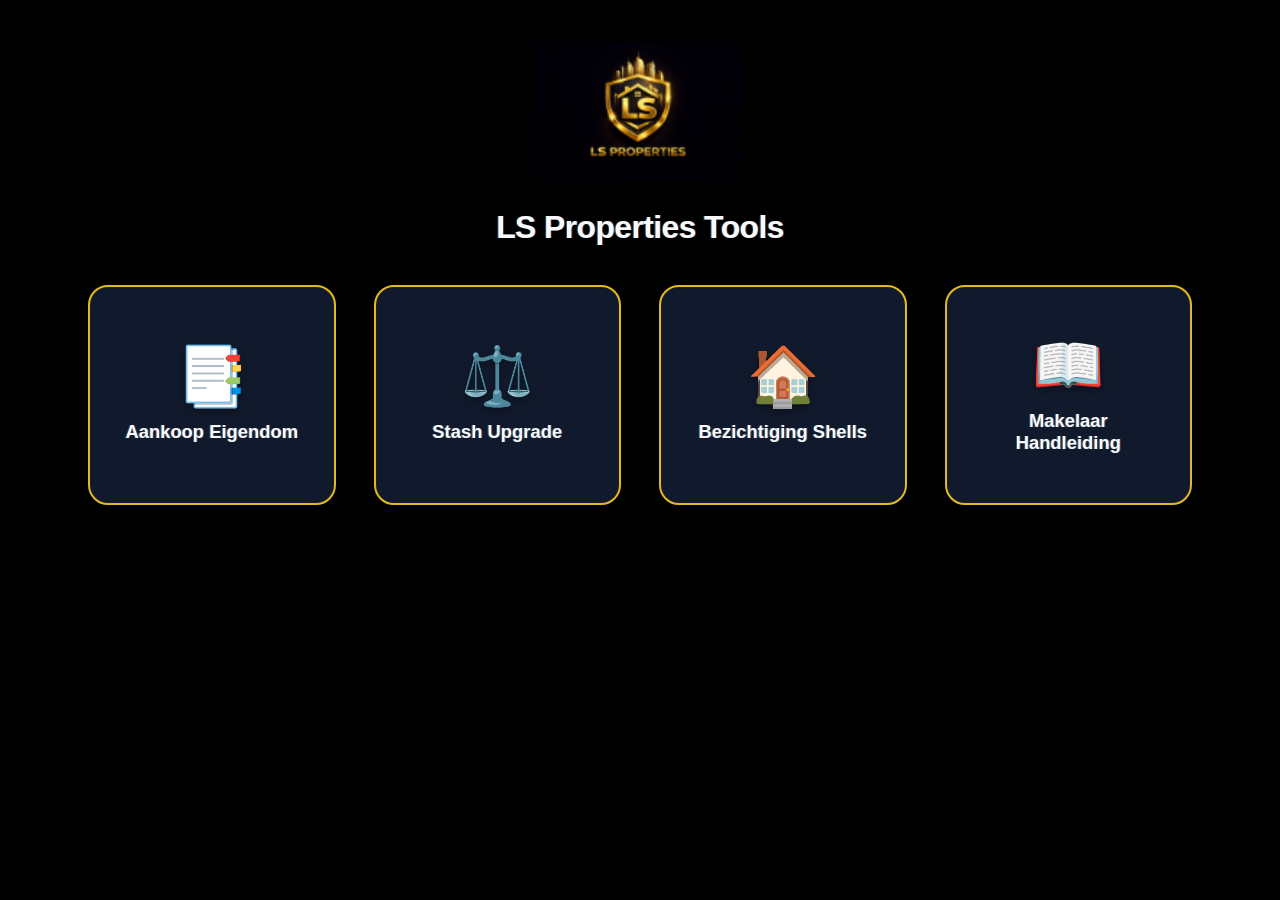
<file: index.html>
<!doctype html>
<html lang="nl">
<head>
  <meta charset="utf-8">
  <meta name="viewport" content="width=device-width, initial-scale=1">
  <meta name="description" content="LS Properties tools en hulpmiddelen">
  <title>LS Properties Tools</title>
  <link rel="stylesheet" href="styles.css">
</head>
<body>
  <main class="dashboard">
    <header class="hero">
      <img class="logo" src="assets/ls-properties-logo.png" alt="LS Properties logo">
      <h1>LS Properties Tools</h1>
    </header>

    <nav class="tool-grid" aria-label="LS Properties tools">
      <a class="tool-card" href="aankoop-eigendom/">
        <span class="tool-icon" aria-hidden="true">📑</span>
        <span class="tool-title">Aankoop Eigendom</span>
      </a>

      <a class="tool-card" href="stash-upgrade/">
        <span class="tool-icon" aria-hidden="true">⚖️</span>
        <span class="tool-title">Stash Upgrade</span>
      </a>

      <a class="tool-card" href="bezichtiging-shells/">
        <span class="tool-icon" aria-hidden="true">🏠</span>
        <span class="tool-title">Bezichtiging Shells</span>
      </a>

      <a class="tool-card" href="makelaar-handleiding/">
        <span class="tool-icon" aria-hidden="true">📖</span>
        <span class="tool-title">Makelaar<br>Handleiding</span>
      </a>
    </nav>
  </main>
</body>
</html>
</file>
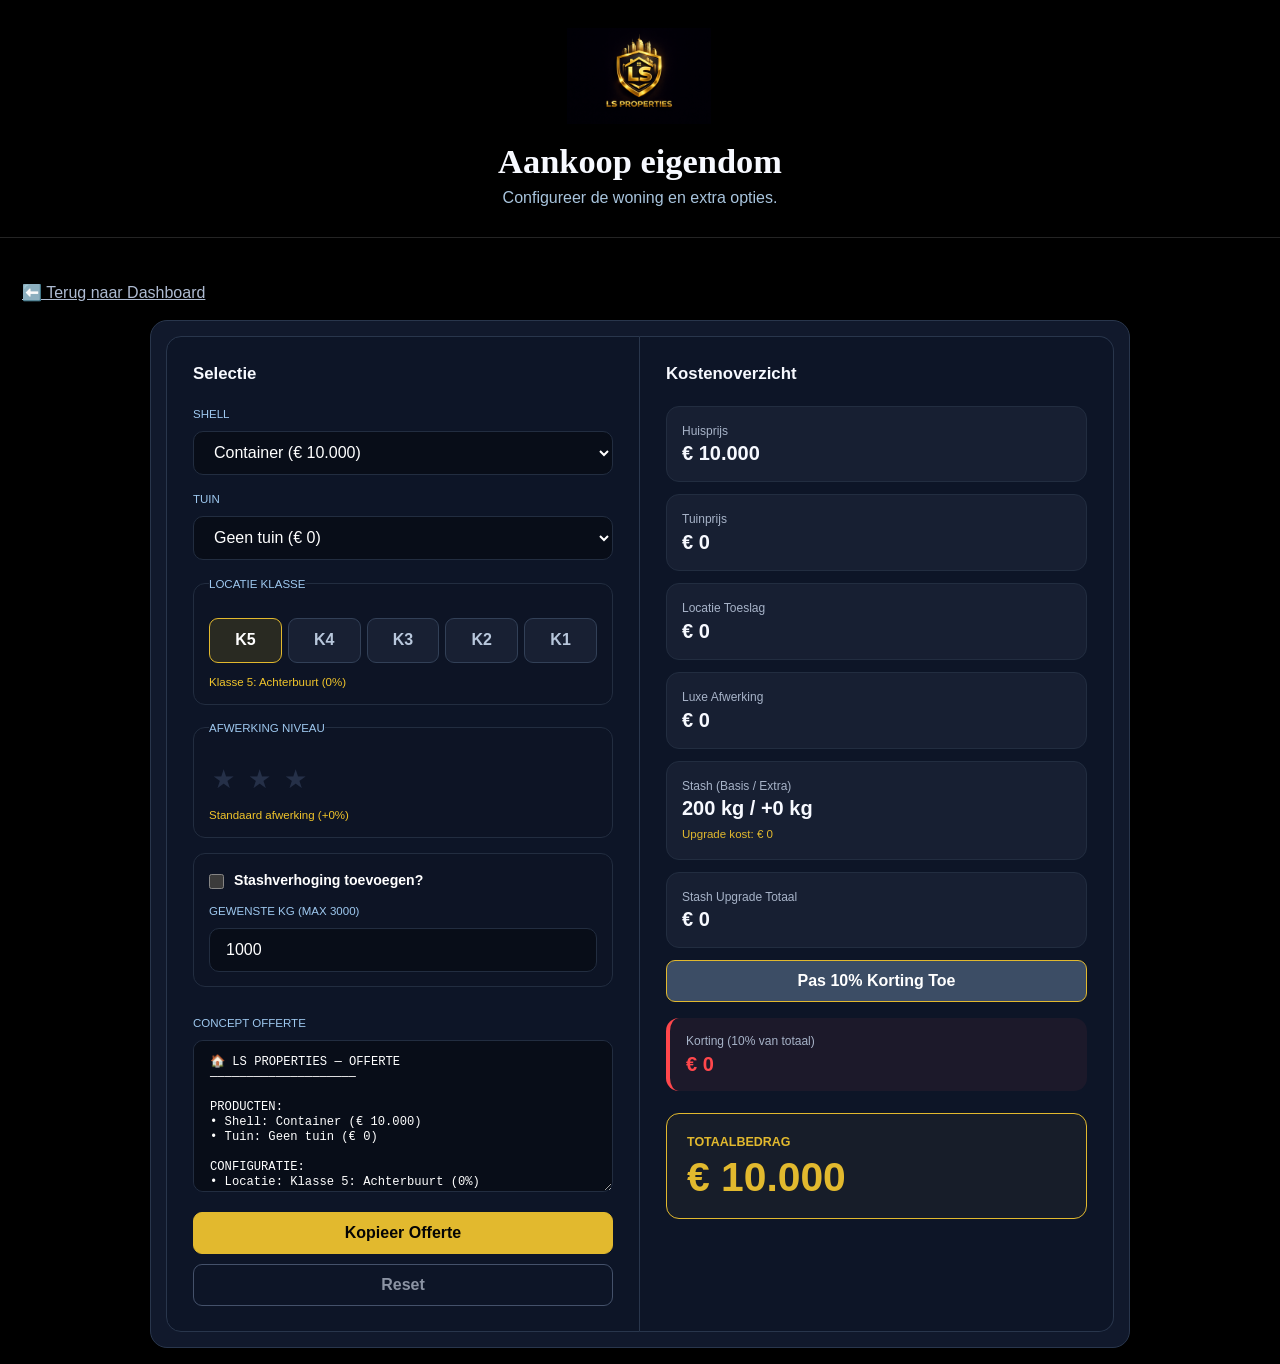
<file: aankoop-eigendom/index.html>
<!doctype html>
<html lang="nl">
<head>
  <meta charset="utf-8" />
  <meta name="viewport" content="width=device-width, initial-scale=1" />
  <meta name="theme-color" content="#000000" />
  <meta
    name="description"
    content="Configureer een eigendom en bereken direct de totaalprijs."
  />
  <title>Aankoop eigendom | LS Properties</title>
  <link rel="stylesheet" href="styles.css" />
</head>
<body>
  <header class="site-header">
    <img
      class="brand-logo"
      src="assets/ls-properties-logo.png"
      alt="LS Properties"
      width="155"
      height="105"
    />
    <h1>Aankoop eigendom</h1>
    <p>Configureer de woning en extra opties.</p>
  </header>

  <main class="page-shell">
    <a class="dashboard-link" href="../">⬅️ Terug naar Dashboard</a>
    <section class="purchase-card" aria-label="Eigendom configurator">
      <div class="panel selection-panel">
        <h2>Selectie</h2>

        <div class="field-group">
          <label for="shellSelect">Shell</label>
          <select id="shellSelect" name="shell">
            <option value=37>Container (€ 10.000)</option>
            <option value=38>Trailer (€ 15.000)</option>
            <option value=33>Office (€ 20.000)</option>
            <option value=34>Warehouse (€ 25.000)</option>
            <option value=1>Kleine Loods (€ 35.000)</option>
            <option value=4>envi_shell_03_empty (€ 35.000)</option>
            <option value=35>Warehouse 2 (€ 35.000)</option>
            <option value=5>envi_shell_02_empty (€ 40.000)</option>
            <option value=6>envi_shell_01_empty (€ 50.000)</option>
            <option value=10>Garage (€ 50.000)</option>
            <option value=7>Apartment Unfurnished (€ 55.000)</option>
            <option value=39>Kleine woning (€ 55.000)</option>
            <option value=8>House 4 (€ 60.000)</option>
            <option value=9>House 1 (€ 65.000)</option>
            <option value=2>Middel Loods (€ 75.000)</option>
            <option value=3>Grote Loods (€ 100.000)</option>
            <option value=10>House 2 (€ 100.000)</option>
            <option value=17>Max House Shell (€ 100.000)</option>
            <option value=11>Fury Shell 4 Unfurnished (€ 125.000)</option>
            <option value=12>Fury Shell 5 Unfurnished (€ 140.000)</option>
            <option value=13>Max Studio Shell (€ 150.000)</option>
            <option value=14>Max Luxury Appartment (€ 200.000)</option>
            <option value=18>Max Loft Shell 1 (€ 200.000)</option>
            <option value=19>Max Loft Shell 2 (€ 200.000)</option>
            <option value=20>Max Unfurnished Shell 2 (€ 225.000)</option>
            <option value=21>Max Unfurnished Shell 3 (€ 235.000)</option>
            <option value=15>Apartment Unfurnished Custom (€ 250.000)</option>
            <option value=22>Fury Shell 3 Unfurnished (€ 250.000)</option>
            <option value=23>Fury Shell 2 Unfurnished (€ 250.000)</option>
            <option value=41>Klein huisje (€ 250.000)</option>
            <option value=24>Fury Shell 1 Unfurnished (€ 275.000)</option>
            <option value=16>Max Unfurnished Shell 4 (€ 350.000)</option>
            <option value=42>Huis 2 (€ 350.000)</option>
            <option value=40>Huis (€ 400.000)</option>
            <option value=25>Max Unfurnished Shell 1 (€ 450.000)</option>
            <option value=26>Max Mansion Shell 1 (€ 600.000)</option>
            <option value=31>Deluxe Housing 2 (€ 650.000)</option>
            <option value=43>Villa (€ 800.000)</option>
            <option value=27>2 Floor House (€ 1.000.000)</option>
            <option value=28>Max Mansion Shell 2 (€ 1.000.000)</option>
            <option value=32>Deluxe Housing 3 (€ 1.000.000)</option>
            <option value=30>Deluxe Housing 1 (€ 1.500.000)</option>
            <option value=29>Max Mansion Shell 3 (€ 2.000.000)</option>
          </select>
        </div>

        <div class="field-group">
          <label for="gardenSelect">Tuin</label>
          <select id="gardenSelect" name="garden">
            <option value="1">Geen tuin (€ 0)</option>
            <option value="2">Kleine tuin (€ 10.000)</option>
            <option value="3">Kleine tuin met zwembad (€ 25.000)</option>
            <option value="4">Middel tuin (€ 30.000)</option>
            <option value="5">Middel tuin met zwembad (€ 50.000)</option>
            <option value="6">Grote tuin (€ 75.000)</option>
            <option value="7">Grote tuin met zwembad (€ 100.000)</option>
            <option value="8">Hele grote tuin (€ 150.000)</option>
            <option value="9">Hele grote tuin met alles (€ 200.000)</option>
          </select>
        </div>

        <fieldset class="option-box location-box">
          <legend>Locatie klasse</legend>
          <div class="location-buttons" role="radiogroup" aria-label="Locatieklasse">
            <button type="button" class="location-button is-active" data-location="K5" aria-pressed="true">K5</button>
            <button type="button" class="location-button" data-location="K4" aria-pressed="false">K4</button>
            <button type="button" class="location-button" data-location="K3" aria-pressed="false">K3</button>
            <button type="button" class="location-button" data-location="K2" aria-pressed="false">K2</button>
            <button type="button" class="location-button" data-location="K1" aria-pressed="false">K1</button>
          </div>
          <p id="locationDescription" class="option-description">Klasse 5: Achterbuurt (0%)</p>
        </fieldset>

        <fieldset class="option-box finish-box">
          <legend>Afwerking niveau</legend>
          <div class="star-buttons" role="radiogroup" aria-label="Afwerkingsniveau">
            <button type="button" class="star-button" data-finish="1" aria-label="Afwerking niveau 1" aria-pressed="false">★</button>
            <button type="button" class="star-button" data-finish="2" aria-label="Afwerking niveau 2" aria-pressed="false">★</button>
            <button type="button" class="star-button" data-finish="3" aria-label="Afwerking niveau 3" aria-pressed="false">★</button>
          </div>
          <p id="finishDescription" class="option-description">Standaard afwerking (+0%)</p>
        </fieldset>

        <section class="option-box stash-box" aria-labelledby="stashHeading">
          <label id="stashHeading" class="checkbox-row" for="stashToggle">
            <input id="stashToggle" type="checkbox" />
            <span>Stashverhoging toevoegen?</span>
          </label>

          <label for="desiredKg">Gewenste KG (max 3000)</label>
          <input
            id="desiredKg"
            type="number"
            min="0"
            max="3000"
            step="100"
            value="1000"
            inputmode="numeric"
          />
        </section>

        <div class="quote-section">
          <label for="quoteText">Concept offerte</label>
          <textarea id="quoteText" readonly aria-live="polite"></textarea>
          <button id="copyQuoteButton" class="primary-button" type="button">Kopieer Offerte</button>
          <button id="resetButton" class="secondary-button" type="button">Reset</button>
        </div>
      </div>

      <aside class="panel overview-panel" aria-live="polite">
        <h2>Kostenoverzicht</h2>

        <div class="cost-card">
          <span>Huisprijs</span>
          <strong id="housePrice">€ 35.000</strong>
        </div>

        <div class="cost-card">
          <span>Tuinprijs</span>
          <strong id="gardenPrice">€ 0</strong>
        </div>

        <div class="cost-card">
          <span>Locatie Toeslag</span>
          <strong id="locationPrice">€ 0</strong>
        </div>

        <div class="cost-card">
          <span>Luxe Afwerking</span>
          <strong id="finishPrice">€ 0</strong>
        </div>

        <div class="cost-card stash-cost-card">
          <span>Stash (Basis / Extra)</span>
          <strong id="stashKg">600 kg / +0 kg</strong>
          <small id="stashUpgradeCost">Upgrade kost: € 0</small>
        </div>

        <div class="cost-card">
          <span>Stash Upgrade Totaal</span>
          <strong id="stashTotalPrice">€ 0</strong>
        </div>

        <button id="discountButton" class="discount-button" type="button" aria-pressed="false">
          Pas 10% Korting Toe
        </button>

        <div class="discount-card">
          <span>Korting (10% van totaal)</span>
          <strong id="discountPrice">€ 0</strong>
        </div>

        <div class="total-card">
          <span>Totaalbedrag</span>
          <strong id="totalPrice">€ 35.000</strong>
        </div>
      </aside>
    </section>
  </main>

  <div id="toast" class="toast" role="status" aria-live="polite"></div>
  <script src="script.js"></script>
</body>
</html>
</file>
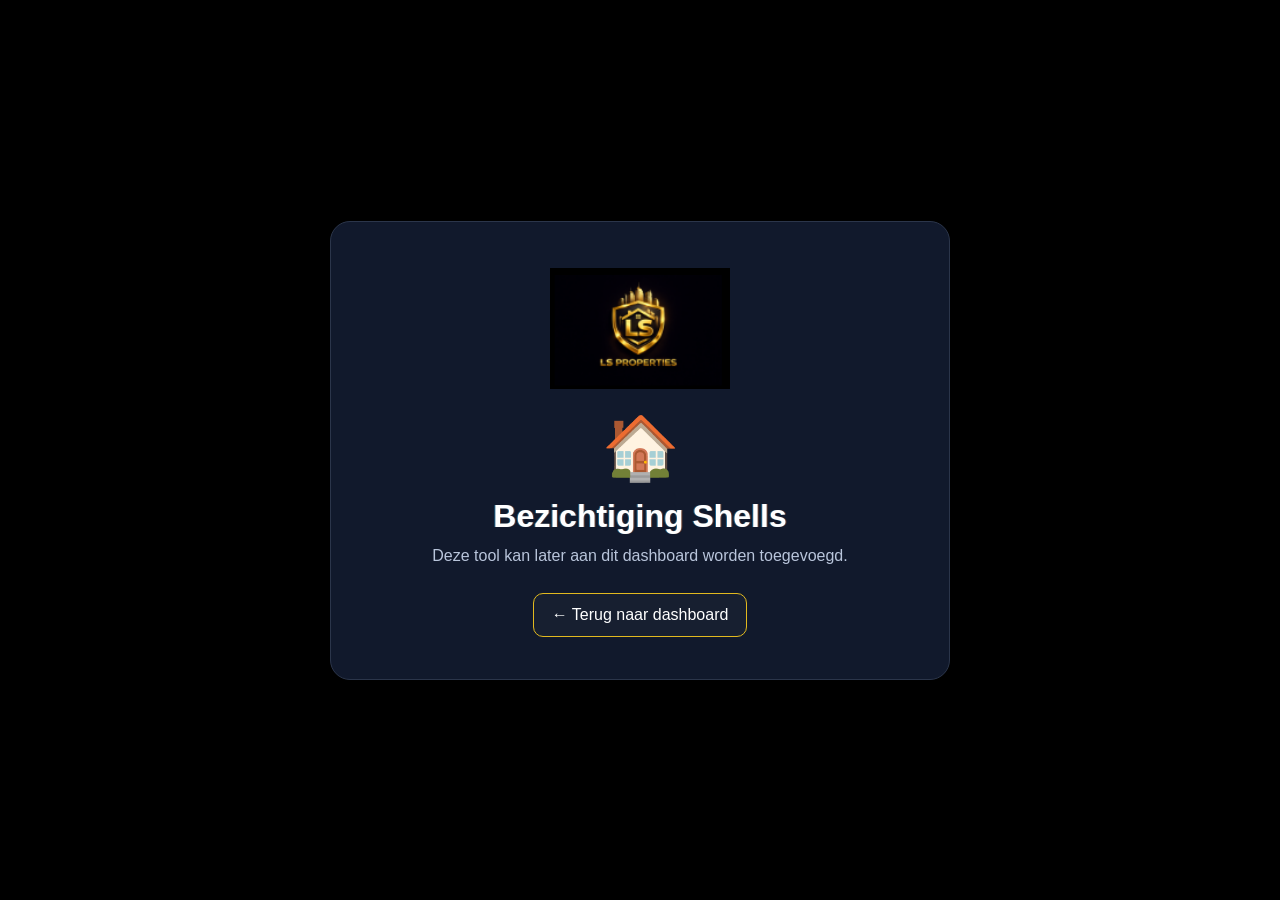
<file: bezichting-shells/index.html>
<!doctype html>
<html lang="nl">
<head>
  <meta charset="utf-8">
  <meta name="viewport" content="width=device-width, initial-scale=1">
  <title>Bezichtiging Shells | LS Properties</title>
  <style>
    *{box-sizing:border-box}body{min-height:100vh;margin:0;background:#000;color:#fff;font-family:Arial,Helvetica,sans-serif;display:grid;place-items:center;padding:24px}.box{width:min(100%,620px);background:#11192c;border:1px solid #2b354a;border-radius:20px;padding:42px;text-align:center}.logo{width:180px;height:130px;object-fit:contain}.icon{font-size:62px;margin:14px 0}h1{margin:0 0 12px;text-shadow:-1px 0 rgba(52,189,255,.45),1px 0 rgba(255,132,55,.38)}p{color:#b9c5db;margin:0 0 28px}.back{display:inline-block;padding:12px 18px;border:1px solid #e2b91f;border-radius:10px;color:#fff;text-decoration:none;background:#171f30}.back:hover{background:#e2b91f;color:#0b0d12}
  </style>
</head>
<body>
  <main class="box">
    <img class="logo" src="../assets/ls-properties-logo.png" alt="LS Properties logo">
    <div class="icon" aria-hidden="true">🏠</div>
    <h1>Bezichtiging Shells</h1>
    <p>Deze tool kan later aan dit dashboard worden toegevoegd.</p>
    <a class="back" href="../">← Terug naar dashboard</a>
  </main>
</body>
</html>
</file>
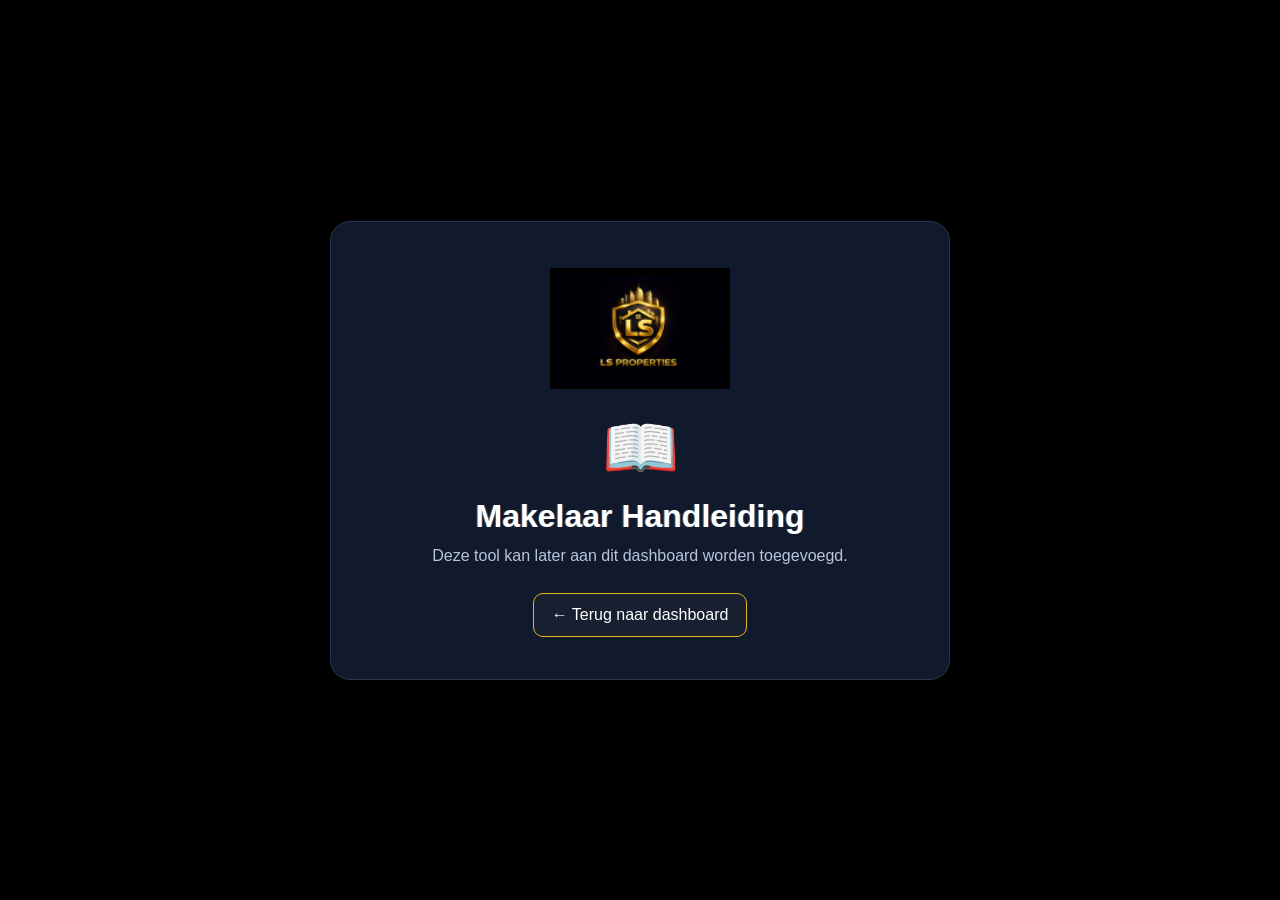
<file: makelaar-handleiding/index.html>
<!doctype html>
<html lang="nl">
<head>
  <meta charset="utf-8">
  <meta name="viewport" content="width=device-width, initial-scale=1">
  <title>Makelaar Handleiding | LS Properties</title>
  <style>
    *{box-sizing:border-box}body{min-height:100vh;margin:0;background:#000;color:#fff;font-family:Arial,Helvetica,sans-serif;display:grid;place-items:center;padding:24px}.box{width:min(100%,620px);background:#11192c;border:1px solid #2b354a;border-radius:20px;padding:42px;text-align:center}.logo{width:180px;height:130px;object-fit:contain}.icon{font-size:62px;margin:14px 0}h1{margin:0 0 12px;text-shadow:-1px 0 rgba(52,189,255,.45),1px 0 rgba(255,132,55,.38)}p{color:#b9c5db;margin:0 0 28px}.back{display:inline-block;padding:12px 18px;border:1px solid #e2b91f;border-radius:10px;color:#fff;text-decoration:none;background:#171f30}.back:hover{background:#e2b91f;color:#0b0d12}
  </style>
</head>
<body>
  <main class="box">
    <img class="logo" src="../assets/ls-properties-logo.png" alt="LS Properties logo">
    <div class="icon" aria-hidden="true">📖</div>
    <h1>Makelaar Handleiding</h1>
    <p>Deze tool kan later aan dit dashboard worden toegevoegd.</p>
    <a class="back" href="../">← Terug naar dashboard</a>
  </main>
</body>
</html>
</file>
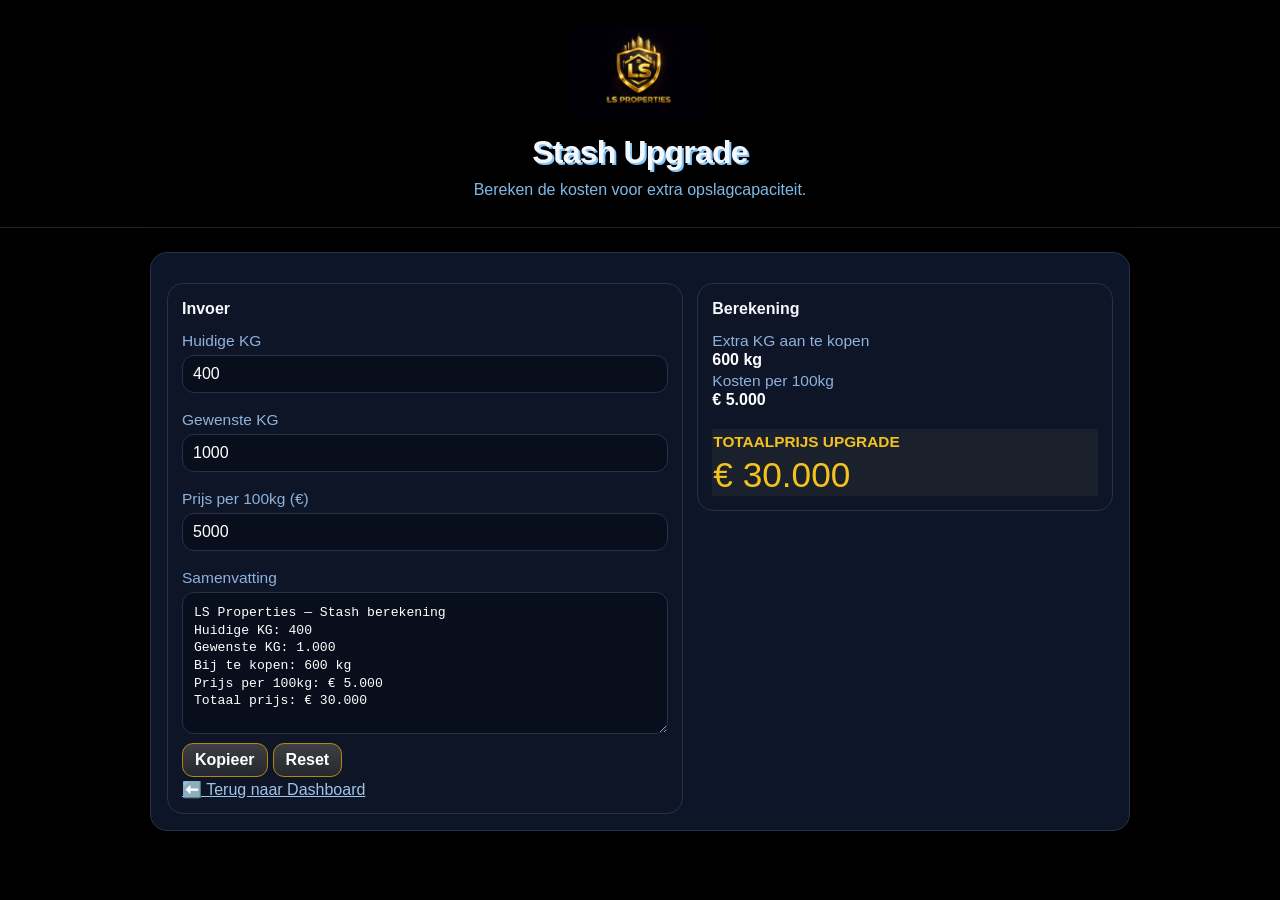
<file: stash-upgrade/index.html>
<!doctype html>
<html lang="nl">
<head>
  <meta charset="utf-8" />
  <meta name="viewport" content="width=device-width, initial-scale=1" />
  <meta name="theme-color" content="#000000" />
  <meta name="description" content="Bereken de kosten voor extra opslagcapaciteit." />
  <title>Stash Upgrade | LS Properties</title>
  <link rel="stylesheet" href="styles.css" />
</head>
<body>
  <header class="site-header">
    <img class="brand-logo" src="assets/ls-properties-logo.png" alt="LS Properties" />
    <h1>Stash Upgrade</h1>
    <p>Bereken de kosten voor extra opslagcapaciteit.</p>
  </header>

  <main class="page-shell">
    <section class="calculator" aria-label="Stash upgrade calculator">
      <div class="panel input-panel">
        <h2>Invoer</h2>

        <label for="currentKg">Huidige KG</label>
        <input id="currentKg" name="currentKg" type="number" min="0" step="1" value="400" inputmode="numeric" />

        <label for="desiredKg">Gewenste KG</label>
        <input id="desiredKg" name="desiredKg" type="number" min="0" step="1" value="1000" inputmode="numeric" />

        <label for="pricePer100">Prijs per 100kg (€)</label>
        <input id="pricePer100" name="pricePer100" type="number" min="0" step="1" value="5000" inputmode="decimal" />

        <label for="summary">Samenvatting</label>
        <textarea id="summary" readonly aria-live="polite"></textarea>

        <div class="button-row">
          <button id="copyButton" type="button">Kopieer</button>
          <button id="resetButton" type="button">Reset</button>
        </div>

        <a class="dashboard-link" href="../">⬅️ Terug naar Dashboard</a>
      </div>

      <aside class="panel result-panel" aria-live="polite">
        <h2>Berekening</h2>

        <dl class="result-list">
          <div>
            <dt>Extra KG aan te kopen</dt>
            <dd id="extraKg">600 kg</dd>
          </div>
          <div>
            <dt>Kosten per 100kg</dt>
            <dd id="priceDisplay">€ 5.000</dd>
          </div>
        </dl>

        <div class="total-card">
          <span>TOTAALPRIJS UPGRADE</span>
          <strong id="totalPrice">€ 30.000</strong>
        </div>
      </aside>
    </section>
  </main>

  <div id="toast" class="toast" role="status" aria-live="polite"></div>
  <script src="script.js"></script>
</body>
</html>
</file>
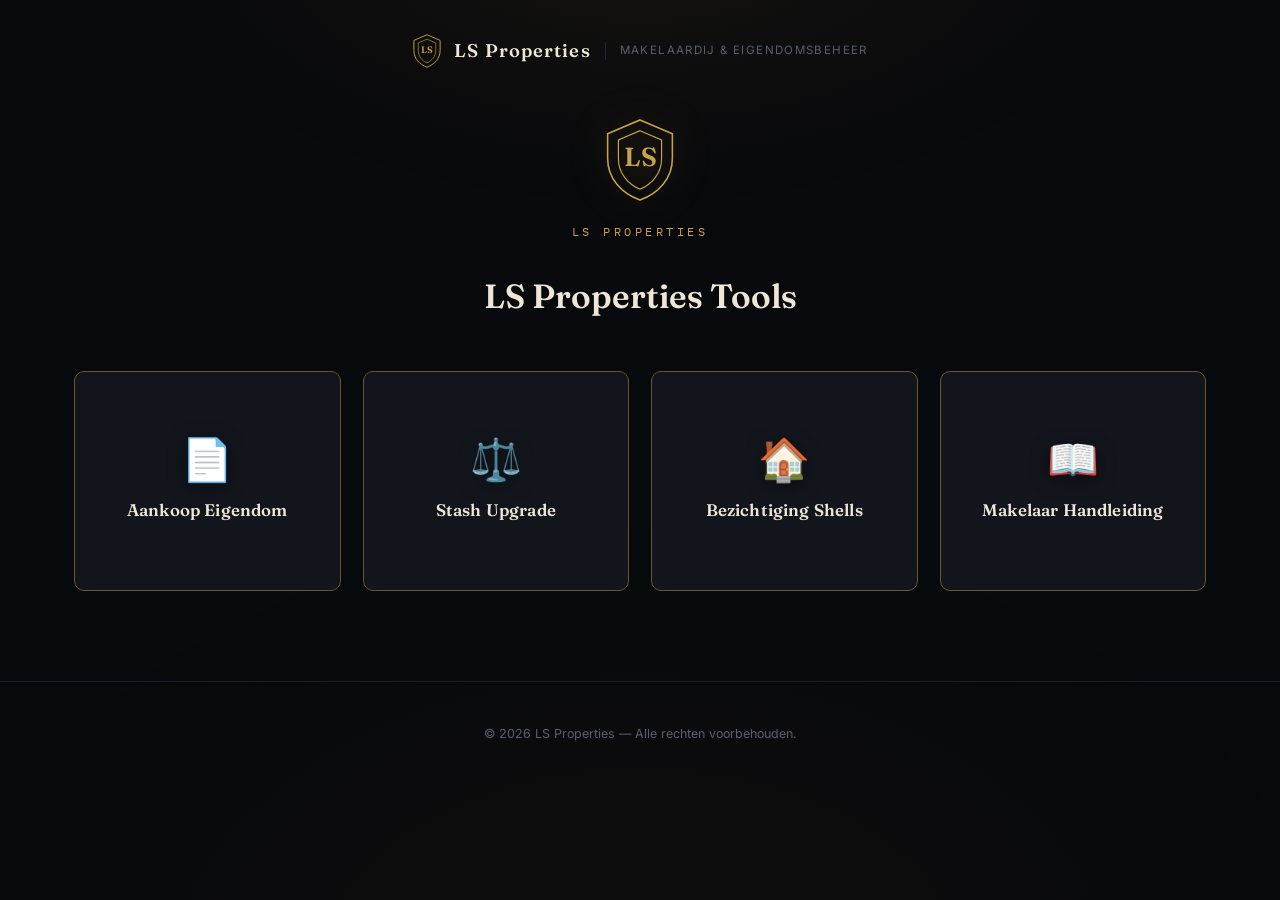
<file: Test-2/index.html>
<!DOCTYPE html>
<html lang="nl">
<head>
<meta charset="UTF-8">
<meta name="viewport" content="width=device-width, initial-scale=1.0">
<title>LS Properties — Dashboard</title>
<meta name="description" content="LS Properties Tools — overzicht van alle beschikbare tools.">

<link rel="preconnect" href="https://fonts.googleapis.com">
<link rel="preconnect" href="https://fonts.gstatic.com" crossorigin>
<link href="https://fonts.googleapis.com/css2?family=Fraunces:opsz,wght@9..144,300;9..144,500;9..144,600;9..144,700&family=Inter:wght@400;500;600;700&family=IBM+Plex+Mono:wght@400;500;600&display=swap" rel="stylesheet">

<link rel="stylesheet" href="style.css">
<link rel="stylesheet" href="dashboard.css">
</head>
<body>

<div class="grain"></div>

<header class="site-header">
  <a class="brand" href="index.html">
    <svg class="brand-mark" viewBox="0 0 48 54" fill="none" xmlns="http://www.w3.org/2000/svg" aria-hidden="true">
      <path d="M24 1L45 10V26C45 39 36 48.5 24 53C12 48.5 3 39 3 26V10L24 1Z" stroke="currentColor" stroke-width="1.5"/>
      <path d="M24 8L38 14V26C38 35.5 32 42.5 24 46C16 42.5 10 35.5 10 26V14L24 8Z" stroke="currentColor" stroke-width="1"/>
      <text x="24" y="30" text-anchor="middle" font-family="Fraunces, serif" font-size="15" font-weight="600" fill="currentColor">LS</text>
    </svg>
    <span class="brand-name">LS&nbsp;Properties</span>
  </a>
  <span class="brand-tag">Makelaardij &amp; Eigendomsbeheer</span>
</header>

<section class="dashboard-hero">
  <svg class="dashboard-mark" viewBox="0 0 48 54" fill="none" xmlns="http://www.w3.org/2000/svg" aria-hidden="true">
    <path d="M24 1L45 10V26C45 39 36 48.5 24 53C12 48.5 3 39 3 26V10L24 1Z" stroke="currentColor" stroke-width="1"/>
    <path d="M24 8L38 14V26C38 35.5 32 42.5 24 46C16 42.5 10 35.5 10 26V14L24 8Z" stroke="currentColor" stroke-width="0.75"/>
    <text x="24" y="31" text-anchor="middle" font-family="Fraunces, serif" font-size="17" font-weight="600" fill="currentColor">LS</text>
  </svg>
  <p class="dashboard-brandname">LS PROPERTIES</p>
  <h1>LS Properties Tools</h1>
</section>

<main class="tools-grid" id="toolsGrid">

  <a class="tool-card" href="aankoop.html">
    <span class="tool-icon" aria-hidden="true">📄</span>
    <span class="tool-title">Aankoop Eigendom</span>
  </a>

  <a class="tool-card" href="stash.html">
    <span class="tool-icon" aria-hidden="true">⚖️</span>
    <span class="tool-title">Stash Upgrade</span>
  </a>

  <a class="tool-card" href="gallery.html">
    <span class="tool-icon" aria-hidden="true">🏠</span>
    <span class="tool-title">Bezichtiging Shells</span>
  </a>

  <a class="tool-card" href="handleiding.html">
    <span class="tool-icon" aria-hidden="true">📖</span>
    <span class="tool-title">Makelaar Handleiding</span>
  </a>

</main>

<footer class="site-footer">
  <p>&copy; <span id="year"></span> LS Properties — Alle rechten voorbehouden.</p>
</footer>

<script src="dashboard.js"></script>
</body>
</html>
</file>
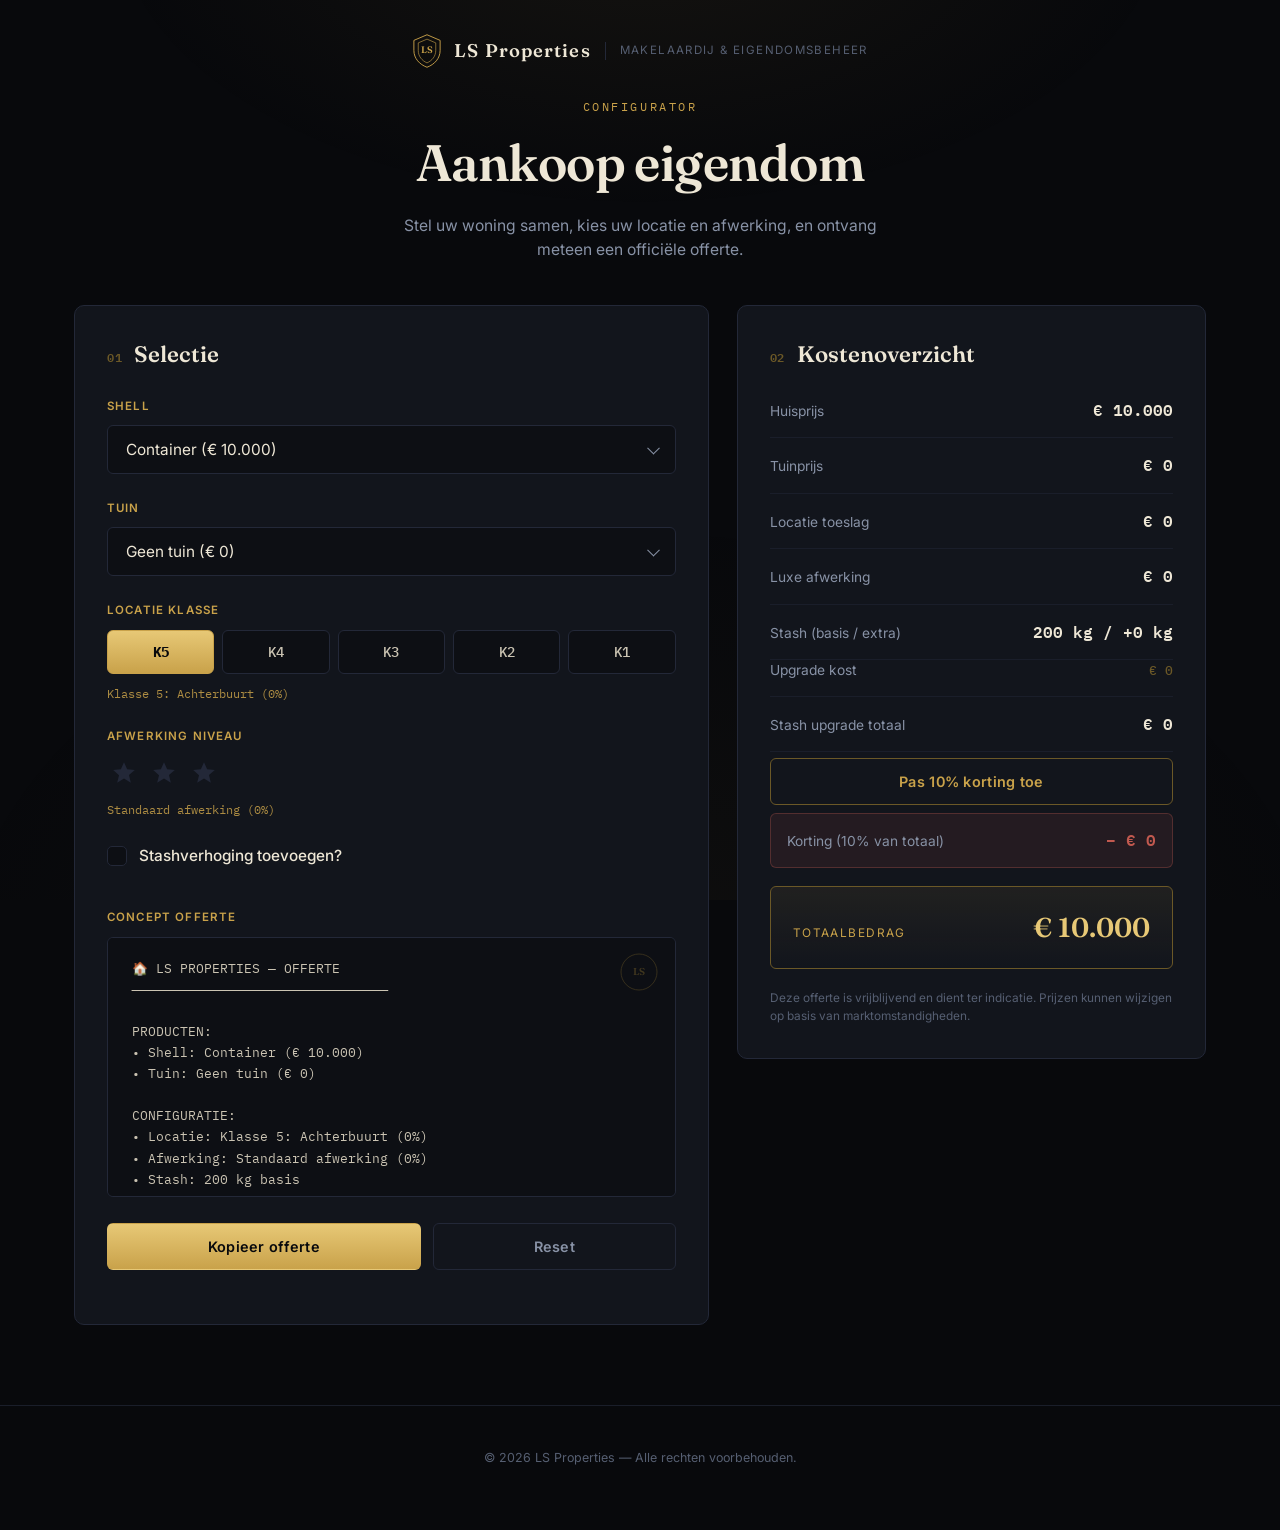
<file: Test/index.html>
<!DOCTYPE html>
<html lang="nl">
<head>
<meta charset="UTF-8">
<meta name="viewport" content="width=device-width, initial-scale=1.0">
<title>LS Properties — Aankoop eigendom</title>
<meta name="description" content="Configureer uw eigendom en ontvang direct een offerte op maat.">

<link rel="preconnect" href="https://fonts.googleapis.com">
<link rel="preconnect" href="https://fonts.gstatic.com" crossorigin>
<link href="https://fonts.googleapis.com/css2?family=Fraunces:opsz,wght@9..144,300;9..144,500;9..144,600;9..144,700&family=Inter:wght@400;500;600;700&family=IBM+Plex+Mono:wght@400;500;600&display=swap" rel="stylesheet">

<link rel="stylesheet" href="style.css">
</head>
<body>

<div class="grain"></div>

<header class="site-header">
  <div class="brand">
    <svg class="brand-mark" viewBox="0 0 48 54" fill="none" xmlns="http://www.w3.org/2000/svg" aria-hidden="true">
      <path d="M24 1L45 10V26C45 39 36 48.5 24 53C12 48.5 3 39 3 26V10L24 1Z" stroke="currentColor" stroke-width="1.5"/>
      <path d="M24 8L38 14V26C38 35.5 32 42.5 24 46C16 42.5 10 35.5 10 26V14L24 8Z" stroke="currentColor" stroke-width="1"/>
      <text x="24" y="30" text-anchor="middle" font-family="Fraunces, serif" font-size="15" font-weight="600" fill="currentColor">LS</text>
    </svg>
    <span class="brand-name">LS&nbsp;Properties</span>
  </div>
  <span class="brand-tag">Makelaardij &amp; Eigendomsbeheer</span>
</header>

<section class="hero">
  <p class="eyebrow">Configurator</p>
  <h1>Aankoop eigendom</h1>
  <p class="hero-sub">Stel uw woning samen, kies uw locatie en afwerking, en ontvang meteen een officiële offerte.</p>
</section>

<main class="configurator">

  <!-- ===================== SELECTIE ===================== -->
  <section class="panel selection-panel" aria-labelledby="selectie-title">
    <h2 id="selectie-title"><span class="panel-index">01</span>Selectie</h2>

    <div class="field">
      <label for="shell">Shell</label>
      <div class="select-wrap">
        <select id="shell"></select>
      </div>
    </div>

    <div class="field">
      <label for="garden">Tuin</label>
      <div class="select-wrap">
        <select id="garden"></select>
      </div>
    </div>

    <div class="field">
      <label>Locatie klasse</label>
      <div class="pill-group" id="locationGroup" role="group" aria-label="Locatie klasse"></div>
      <p class="hint" id="locationHint"></p>
    </div>

    <div class="field">
      <label>Afwerking niveau</label>
      <div class="stars" id="finishStars" role="group" aria-label="Afwerking niveau"></div>
      <p class="hint" id="finishHint"></p>
    </div>

    <div class="field stash-field">
      <label class="checkbox-label">
        <input type="checkbox" id="stashToggle">
        <span class="checkbox-box"></span>
        Stashverhoging toevoegen?
      </label>
      <div class="stash-input-wrap" id="stashInputWrap">
        <label for="stashKg" class="sub-label">Gewenste kg (max <span id="stashMax"></span>)</label>
        <input type="number" id="stashKg" min="0" step="10">
      </div>
    </div>

    <div class="field">
      <label>Concept offerte</label>
      <div class="offerte-card" id="offerteCard">
        <div class="offerte-seal" aria-hidden="true">
          <svg viewBox="0 0 60 60"><circle cx="30" cy="30" r="27"/><text x="30" y="35" text-anchor="middle">LS</text></svg>
        </div>
        <pre class="offerte-text" id="offerteText"></pre>
      </div>
    </div>

    <div class="action-row">
      <button class="btn btn-gold" id="copyBtn">Kopieer offerte</button>
      <button class="btn btn-ghost" id="resetBtn">Reset</button>
    </div>
    <p class="copy-confirm" id="copyConfirm" aria-live="polite"></p>
  </section>

  <!-- ===================== KOSTENOVERZICHT ===================== -->
  <aside class="panel summary-panel" aria-labelledby="summary-title">
    <h2 id="summary-title"><span class="panel-index">02</span>Kostenoverzicht</h2>

    <div class="cost-list">
      <div class="cost-row">
        <span class="cost-label">Huisprijs</span>
        <span class="cost-value" id="valShell">€ 0</span>
      </div>
      <div class="cost-row">
        <span class="cost-label">Tuinprijs</span>
        <span class="cost-value" id="valGarden">€ 0</span>
      </div>
      <div class="cost-row">
        <span class="cost-label">Locatie toeslag</span>
        <span class="cost-value" id="valLocation">€ 0</span>
      </div>
      <div class="cost-row">
        <span class="cost-label">Luxe afwerking</span>
        <span class="cost-value" id="valFinish">€ 0</span>
      </div>
      <div class="cost-row">
        <span class="cost-label">Stash (basis / extra)</span>
        <span class="cost-value" id="valStashKg">200 kg / +0 kg</span>
      </div>
      <div class="cost-row cost-row-sub">
        <span class="cost-label">Upgrade kost</span>
        <span class="cost-value cost-value-sub" id="valStashUpgradeUnit">€ 0</span>
      </div>
      <div class="cost-row">
        <span class="cost-label">Stash upgrade totaal</span>
        <span class="cost-value" id="valStashTotal">€ 0</span>
      </div>
    </div>

    <button class="btn btn-outline-gold" id="discountBtn">Pas 10% korting toe</button>

    <div class="discount-row" id="discountRow" hidden>
      <span class="cost-label">Korting (10% van totaal)</span>
      <span class="cost-value cost-value-negative" id="valDiscount">− € 0</span>
    </div>

    <div class="total-box">
      <span class="total-label">Totaalbedrag</span>
      <span class="total-value" id="valTotal">€ 0</span>
    </div>

    <p class="disclaimer">Deze offerte is vrijblijvend en dient ter indicatie. Prijzen kunnen wijzigen op basis van marktomstandigheden.</p>
  </aside>

</main>

<footer class="site-footer">
  <p>&copy; <span id="year"></span> LS Properties — Alle rechten voorbehouden.</p>
</footer>

<script src="script.js"></script>
</body>
</html>
</file>
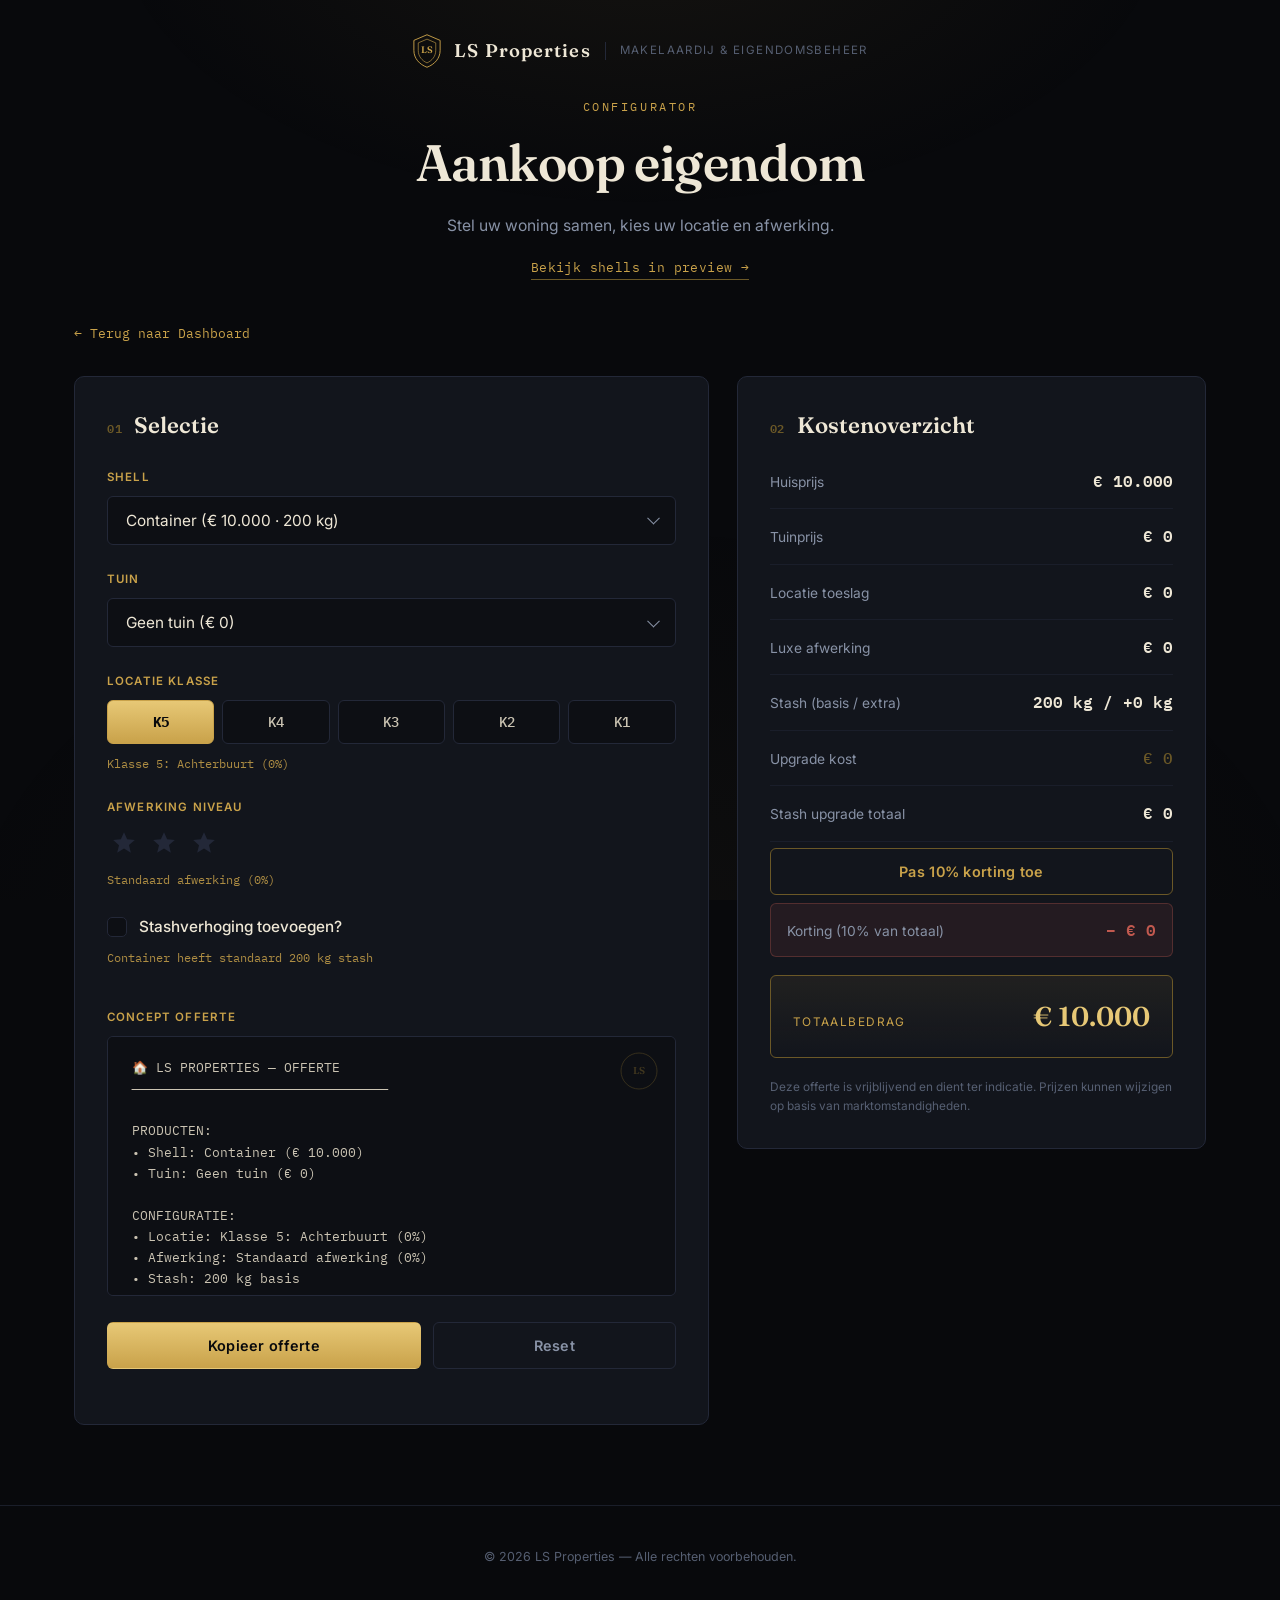
<file: Test-2/aankoop.html>
<!DOCTYPE html>
<html lang="nl">
<head>
<meta charset="UTF-8">
<meta name="viewport" content="width=device-width, initial-scale=1.0">
<title>LS Properties — Aankoop eigendom</title>
<meta name="description" content="Configureer uw eigendom en ontvang direct een offerte op maat.">

<link rel="preconnect" href="https://fonts.googleapis.com">
<link rel="preconnect" href="https://fonts.gstatic.com" crossorigin>
<link href="https://fonts.googleapis.com/css2?family=Fraunces:opsz,wght@9..144,300;9..144,500;9..144,600;9..144,700&family=Inter:wght@400;500;600;700&family=IBM+Plex+Mono:wght@400;500;600&display=swap" rel="stylesheet">

<link rel="stylesheet" href="style.css">
</head>
<body>

<div class="grain"></div>

<header class="site-header">
  <a class="brand" href="index.html">
    <svg class="brand-mark" viewBox="0 0 48 54" fill="none" xmlns="http://www.w3.org/2000/svg" aria-hidden="true">
      <path d="M24 1L45 10V26C45 39 36 48.5 24 53C12 48.5 3 39 3 26V10L24 1Z" stroke="currentColor" stroke-width="1.5"/>
      <path d="M24 8L38 14V26C38 35.5 32 42.5 24 46C16 42.5 10 35.5 10 26V14L24 8Z" stroke="currentColor" stroke-width="1"/>
      <text x="24" y="30" text-anchor="middle" font-family="Fraunces, serif" font-size="15" font-weight="600" fill="currentColor">LS</text>
    </svg>
    <span class="brand-name">LS&nbsp;Properties</span>
  </a>
  <span class="brand-tag">Makelaardij &amp; Eigendomsbeheer</span>
</header>

<section class="hero">
  <p class="eyebrow">Configurator</p>
  <h1>Aankoop eigendom</h1>
  <p class="hero-sub">Stel uw woning samen, kies uw locatie en afwerking.</p>
  <a class="hero-link" href="gallery.html">Bekijk shells in preview &rarr;</a>
</section>

<main class="configurator">

  <a class="back-link back-link-top" href="index.html">&larr; Terug naar Dashboard</a>

  <!-- ===================== SELECTIE ===================== -->
  <section class="panel selection-panel" aria-labelledby="selectie-title">
    <h2 id="selectie-title"><span class="panel-index">01</span>Selectie</h2>

    <div class="field">
      <label for="shell">Shell</label>
      <div class="select-wrap">
        <select id="shell"></select>
      </div>
    </div>

    <div class="field">
      <label for="garden">Tuin</label>
      <div class="select-wrap">
        <select id="garden"></select>
      </div>
    </div>

    <div class="field">
      <label>Locatie klasse</label>
      <div class="pill-group" id="locationGroup" role="group" aria-label="Locatie klasse"></div>
      <p class="hint" id="locationHint"></p>
    </div>

    <div class="field">
      <label>Afwerking niveau</label>
      <div class="stars" id="finishStars" role="group" aria-label="Afwerking niveau"></div>
      <p class="hint" id="finishHint"></p>
    </div>

    <div class="field stash-field">
      <label class="checkbox-label">
        <input type="checkbox" id="stashToggle">
        <span class="checkbox-box"></span>
        Stashverhoging toevoegen?
      </label>
      <p class="hint" id="stashBaseHint"></p>
      <div class="stash-input-wrap" id="stashInputWrap">
        <label for="stashKg" class="sub-label">Gewenste totale kg (max <span id="stashMax"></span>)</label>
        <input type="number" id="stashKg" min="0" step="10">
      </div>
    </div>

    <div class="field">
      <label>Concept offerte</label>
      <div class="offerte-card" id="offerteCard">
        <div class="offerte-seal" aria-hidden="true">
          <svg viewBox="0 0 60 60"><circle cx="30" cy="30" r="27"/><text x="30" y="35" text-anchor="middle">LS</text></svg>
        </div>
        <pre class="offerte-text" id="offerteText"></pre>
      </div>
    </div>

    <div class="action-row">
      <button class="btn btn-gold" id="copyBtn">Kopieer offerte</button>
      <button class="btn btn-ghost" id="resetBtn">Reset</button>
    </div>
    <p class="copy-confirm" id="copyConfirm" aria-live="polite"></p>
  </section>

  <!-- ===================== KOSTENOVERZICHT ===================== -->
  <aside class="panel summary-panel" aria-labelledby="summary-title">
    <h2 id="summary-title"><span class="panel-index">02</span>Kostenoverzicht</h2>

    <div class="cost-list">
      <div class="cost-row">
        <span class="cost-label">Huisprijs</span>
        <span class="cost-value" id="valShell">€ 0</span>
      </div>
      <div class="cost-row">
        <span class="cost-label">Tuinprijs</span>
        <span class="cost-value" id="valGarden">€ 0</span>
      </div>
      <div class="cost-row">
        <span class="cost-label">Locatie toeslag</span>
        <span class="cost-value" id="valLocation">€ 0</span>
      </div>
      <div class="cost-row">
        <span class="cost-label">Luxe afwerking</span>
        <span class="cost-value" id="valFinish">€ 0</span>
      </div>
      <div class="cost-row">
        <span class="cost-label">Stash (basis / extra)</span>
        <span class="cost-value" id="valStashKg">200 kg / +0 kg</span>
      </div>
      <div class="cost-row cost-row-sub">
        <span class="cost-label">Upgrade kost</span>
        <span class="cost-value cost-value-sub" id="valStashUpgradeUnit">€ 0</span>
      </div>
      <div class="cost-row">
        <span class="cost-label">Stash upgrade totaal</span>
        <span class="cost-value" id="valStashTotal">€ 0</span>
      </div>
    </div>

    <button class="btn btn-outline-gold" id="discountBtn">Pas 10% korting toe</button>

    <div class="discount-row" id="discountRow" hidden>
      <span class="cost-label">Korting (10% van totaal)</span>
      <span class="cost-value cost-value-negative" id="valDiscount">− € 0</span>
    </div>

    <div class="total-box">
      <span class="total-label">Totaalbedrag</span>
      <span class="total-value" id="valTotal">€ 0</span>
    </div>

    <p class="disclaimer">Deze offerte is vrijblijvend en dient ter indicatie. Prijzen kunnen wijzigen op basis van marktomstandigheden.</p>
  </aside>

</main>

<footer class="site-footer">
  <p>&copy; <span id="year"></span> LS Properties — Alle rechten voorbehouden.</p>
</footer>

<script src="script.js"></script>
</body>
</html>
</file>
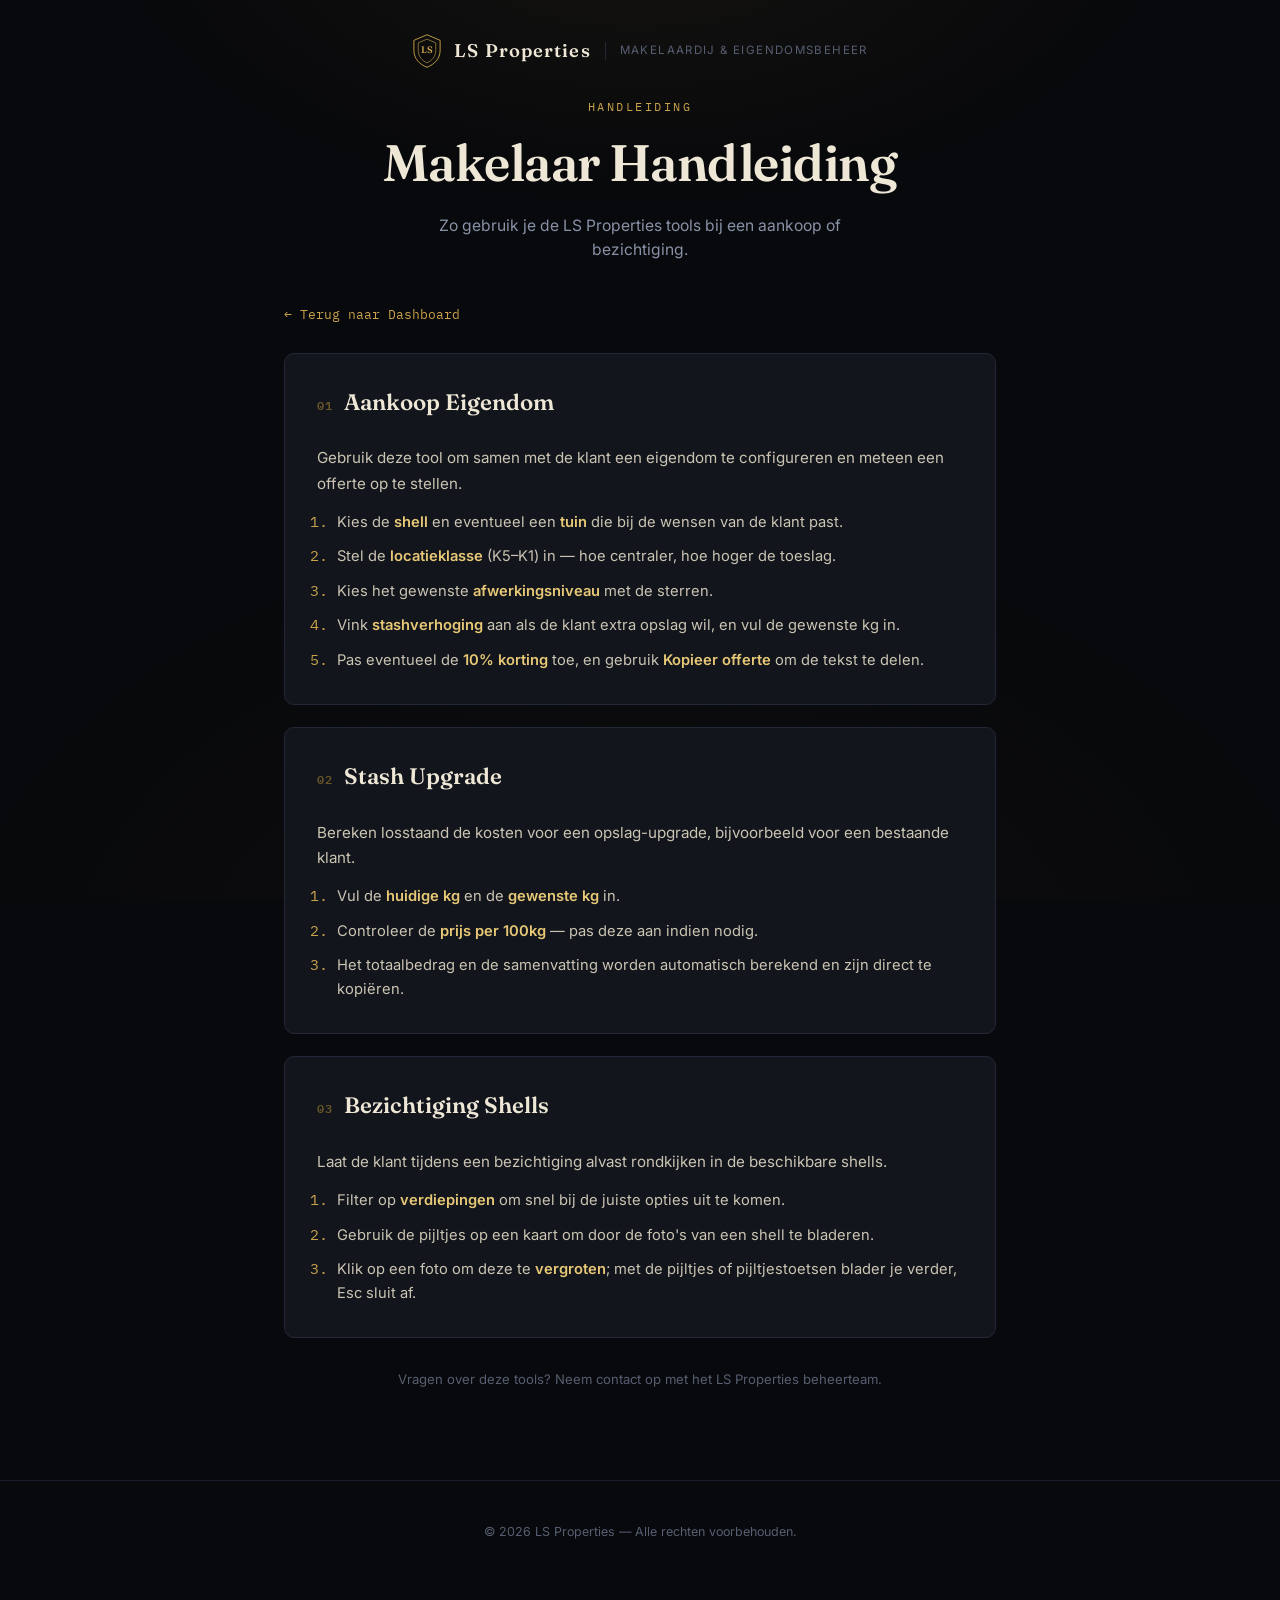
<file: Test-2/handleiding.html>
<!DOCTYPE html>
<html lang="nl">
<head>
<meta charset="UTF-8">
<meta name="viewport" content="width=device-width, initial-scale=1.0">
<title>LS Properties — Makelaar Handleiding</title>
<meta name="description" content="Handleiding voor makelaars: hoe gebruik je de LS Properties tools.">

<link rel="preconnect" href="https://fonts.googleapis.com">
<link rel="preconnect" href="https://fonts.gstatic.com" crossorigin>
<link href="https://fonts.googleapis.com/css2?family=Fraunces:opsz,wght@9..144,300;9..144,500;9..144,600;9..144,700&family=Inter:wght@400;500;600;700&family=IBM+Plex+Mono:wght@400;500;600&display=swap" rel="stylesheet">

<link rel="stylesheet" href="style.css">
<link rel="stylesheet" href="handleiding.css">
</head>
<body>

<div class="grain"></div>

<header class="site-header">
  <a class="brand" href="index.html">
    <svg class="brand-mark" viewBox="0 0 48 54" fill="none" xmlns="http://www.w3.org/2000/svg" aria-hidden="true">
      <path d="M24 1L45 10V26C45 39 36 48.5 24 53C12 48.5 3 39 3 26V10L24 1Z" stroke="currentColor" stroke-width="1.5"/>
      <path d="M24 8L38 14V26C38 35.5 32 42.5 24 46C16 42.5 10 35.5 10 26V14L24 8Z" stroke="currentColor" stroke-width="1"/>
      <text x="24" y="30" text-anchor="middle" font-family="Fraunces, serif" font-size="15" font-weight="600" fill="currentColor">LS</text>
    </svg>
    <span class="brand-name">LS&nbsp;Properties</span>
  </a>
  <span class="brand-tag">Makelaardij &amp; Eigendomsbeheer</span>
</header>

<section class="hero">
  <p class="eyebrow">Handleiding</p>
  <h1>Makelaar Handleiding</h1>
  <p class="hero-sub">Zo gebruik je de LS Properties tools bij een aankoop of bezichtiging.</p>
</section>

<main class="handleiding-main">

  <a class="back-link back-link-top" href="index.html">&larr; Terug naar Dashboard</a>

  <article class="panel guide-panel">
    <h2><span class="panel-index">01</span>Aankoop Eigendom</h2>
    <p>Gebruik deze tool om samen met de klant een eigendom te configureren en meteen een offerte op te stellen.</p>
    <ol>
      <li>Kies de <strong>shell</strong> en eventueel een <strong>tuin</strong> die bij de wensen van de klant past.</li>
      <li>Stel de <strong>locatieklasse</strong> (K5–K1) in — hoe centraler, hoe hoger de toeslag.</li>
      <li>Kies het gewenste <strong>afwerkingsniveau</strong> met de sterren.</li>
      <li>Vink <strong>stashverhoging</strong> aan als de klant extra opslag wil, en vul de gewenste kg in.</li>
      <li>Pas eventueel de <strong>10% korting</strong> toe, en gebruik <strong>Kopieer offerte</strong> om de tekst te delen.</li>
    </ol>
  </article>

  <article class="panel guide-panel">
    <h2><span class="panel-index">02</span>Stash Upgrade</h2>
    <p>Bereken losstaand de kosten voor een opslag-upgrade, bijvoorbeeld voor een bestaande klant.</p>
    <ol>
      <li>Vul de <strong>huidige kg</strong> en de <strong>gewenste kg</strong> in.</li>
      <li>Controleer de <strong>prijs per 100kg</strong> — pas deze aan indien nodig.</li>
      <li>Het totaalbedrag en de samenvatting worden automatisch berekend en zijn direct te kopiëren.</li>
    </ol>
  </article>

  <article class="panel guide-panel">
    <h2><span class="panel-index">03</span>Bezichtiging Shells</h2>
    <p>Laat de klant tijdens een bezichtiging alvast rondkijken in de beschikbare shells.</p>
    <ol>
      <li>Filter op <strong>verdiepingen</strong> om snel bij de juiste opties uit te komen.</li>
      <li>Gebruik de pijltjes op een kaart om door de foto's van een shell te bladeren.</li>
      <li>Klik op een foto om deze te <strong>vergroten</strong>; met de pijltjes of pijltjestoetsen blader je verder, Esc sluit af.</li>
    </ol>
  </article>

  <p class="guide-footnote">Vragen over deze tools? Neem contact op met het LS Properties beheerteam.</p>

</main>

<footer class="site-footer">
  <p>&copy; <span id="year"></span> LS Properties — Alle rechten voorbehouden.</p>
</footer>

<script src="handleiding.js"></script>
</body>
</html>
</file>
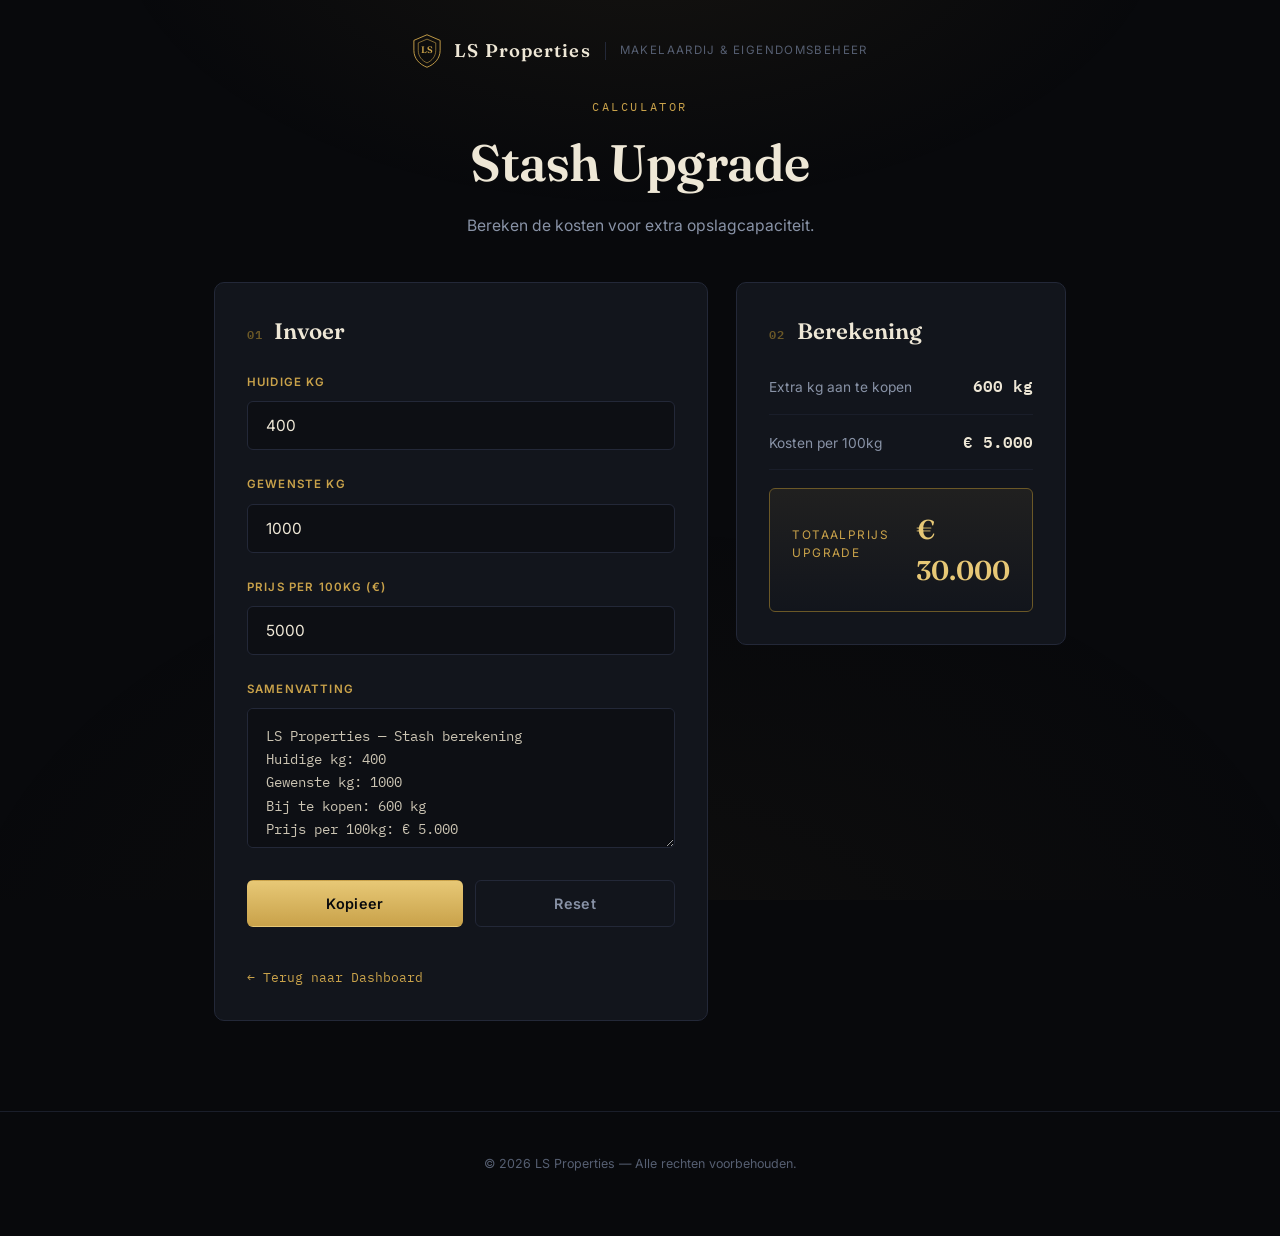
<file: Test-2/stash.html>
<!DOCTYPE html>
<html lang="nl">
<head>
<meta charset="UTF-8">
<meta name="viewport" content="width=device-width, initial-scale=1.0">
<title>LS Properties — Stash Upgrade</title>
<meta name="description" content="Bereken de kosten voor extra opslagcapaciteit.">

<link rel="preconnect" href="https://fonts.googleapis.com">
<link rel="preconnect" href="https://fonts.gstatic.com" crossorigin>
<link href="https://fonts.googleapis.com/css2?family=Fraunces:opsz,wght@9..144,300;9..144,500;9..144,600;9..144,700&family=Inter:wght@400;500;600;700&family=IBM+Plex+Mono:wght@400;500;600&display=swap" rel="stylesheet">

<link rel="stylesheet" href="style.css">
<link rel="stylesheet" href="stash.css">
</head>
<body>

<div class="grain"></div>

<header class="site-header">
  <div class="brand">
    <svg class="brand-mark" viewBox="0 0 48 54" fill="none" xmlns="http://www.w3.org/2000/svg" aria-hidden="true">
      <path d="M24 1L45 10V26C45 39 36 48.5 24 53C12 48.5 3 39 3 26V10L24 1Z" stroke="currentColor" stroke-width="1.5"/>
      <path d="M24 8L38 14V26C38 35.5 32 42.5 24 46C16 42.5 10 35.5 10 26V14L24 8Z" stroke="currentColor" stroke-width="1"/>
      <text x="24" y="30" text-anchor="middle" font-family="Fraunces, serif" font-size="15" font-weight="600" fill="currentColor">LS</text>
    </svg>
    <span class="brand-name">LS&nbsp;Properties</span>
  </div>
  <span class="brand-tag">Makelaardij &amp; Eigendomsbeheer</span>
</header>

<section class="hero">
  <p class="eyebrow">Calculator</p>
  <h1>Stash Upgrade</h1>
  <p class="hero-sub">Bereken de kosten voor extra opslagcapaciteit.</p>
</section>

<main class="stash-main">

  <section class="panel">
    <h2><span class="panel-index">01</span>Invoer</h2>

    <div class="field">
      <label for="currentKg">Huidige kg</label>
      <input type="number" id="currentKg" min="0" step="10" value="400">
    </div>

    <div class="field">
      <label for="desiredKg">Gewenste kg</label>
      <input type="number" id="desiredKg" min="0" step="10" value="1000">
    </div>

    <div class="field">
      <label for="pricePer100">Prijs per 100kg (€)</label>
      <input type="number" id="pricePer100" min="0" step="50" value="5000">
    </div>

    <div class="field">
      <label for="summary">Samenvatting</label>
      <textarea id="summary" class="summary-box" readonly spellcheck="false"></textarea>
    </div>

    <div class="action-row">
      <button class="btn btn-gold" id="copyBtn">Kopieer</button>
      <button class="btn btn-ghost" id="resetBtn">Reset</button>
    </div>
    <p class="copy-confirm" id="copyConfirm" aria-live="polite"></p>

    <a class="back-link" href="index.html">&larr; Terug naar Dashboard</a>
  </section>

  <aside class="panel">
    <h2><span class="panel-index">02</span>Berekening</h2>

    <div class="cost-list">
      <div class="cost-row">
        <span class="cost-label">Extra kg aan te kopen</span>
        <span class="cost-value" id="valExtraKg">0 kg</span>
      </div>
      <div class="cost-row">
        <span class="cost-label">Kosten per 100kg</span>
        <span class="cost-value" id="valPricePer100">€ 0</span>
      </div>
    </div>

    <div class="total-box">
      <span class="total-label">Totaalprijs upgrade</span>
      <span class="total-value" id="valTotal">€ 0</span>
    </div>
  </aside>

</main>

<footer class="site-footer">
  <p>&copy; <span id="year"></span> LS Properties — Alle rechten voorbehouden.</p>
</footer>

<script src="stash.js"></script>
</body>
</html>
</file>
<file: styles.css>
:root {
  color-scheme: dark;
  --background: #000;
  --panel: #11192c;
  --gold: #e2b91f;
  --text: #f8f8fb;
  --cyan-shadow: rgba(52, 189, 255, .45);
  --warm-shadow: rgba(255, 132, 55, .38);
}

* { box-sizing: border-box; }

html { min-height: 100%; background: var(--background); }

body {
  min-height: 100vh;
  margin: 0;
  background: var(--background);
  color: var(--text);
  font-family: Arial, Helvetica, sans-serif;
}

.dashboard {
  width: min(100%, 1180px);
  margin: 0 auto;
  padding: 26px 38px 64px;
}

.hero {
  display: flex;
  flex-direction: column;
  align-items: center;
  text-align: center;
}

.logo {
  width: 224px;
  height: 166px;
  object-fit: contain;
  display: block;
}

h1 {
  margin: 18px 0 40px;
  font-size: clamp(1.65rem, 2.6vw, 2rem);
  line-height: 1.1;
  font-weight: 800;
  letter-spacing: -.02em;
  text-shadow: -1px 0 var(--cyan-shadow), 1px 0 var(--warm-shadow);
}

.tool-grid {
  display: grid;
  grid-template-columns: repeat(4, minmax(0, 1fr));
  gap: 38px;
  align-items: stretch;
}

.tool-card {
  min-height: 220px;
  padding: 30px 18px;
  border: 2px solid var(--gold);
  border-radius: 20px;
  background: var(--panel);
  color: var(--text);
  text-decoration: none;
  display: flex;
  flex-direction: column;
  align-items: center;
  justify-content: center;
  text-align: center;
  box-shadow: inset 0 0 0 1px rgba(255,255,255,.02);
  transition: transform 160ms ease, box-shadow 160ms ease, background 160ms ease;
}

.tool-card:hover,
.tool-card:focus-visible {
  transform: translateY(-5px);
  background: #151f35;
  box-shadow: 0 10px 32px rgba(226, 185, 31, .19);
  outline: none;
}

.tool-card:active { transform: translateY(-1px); }

.tool-icon {
  display: block;
  margin-bottom: 16px;
  font-family: "Apple Color Emoji", "Segoe UI Emoji", "Noto Color Emoji", sans-serif;
  font-size: 58px;
  line-height: 1;
  filter: drop-shadow(0 3px 3px rgba(0,0,0,.35));
}

.tool-title {
  font-size: 1.15rem;
  line-height: 1.18;
  font-weight: 800;
  text-shadow: -1px 0 var(--cyan-shadow), 1px 0 var(--warm-shadow);
}

@media (max-width: 900px) {
  .dashboard { max-width: 720px; }
  .tool-grid { grid-template-columns: repeat(2, minmax(0, 1fr)); }
}

@media (max-width: 520px) {
  .dashboard { padding: 18px 20px 42px; }
  .logo { width: 190px; height: 142px; }
  h1 { margin-top: 10px; margin-bottom: 28px; }
  .tool-grid { grid-template-columns: 1fr; gap: 20px; }
  .tool-card { min-height: 180px; }
}

@media (prefers-reduced-motion: reduce) {
  .tool-card { transition: none; }
}
</file>
<file: aankoop-eigendom/styles.css>
:root {
  color-scheme: dark;
  --page-bg: #000000;
  --panel-bg: #11192c;
  --panel-bg-deep: #0d1527;
  --surface: #171f32;
  --input-bg: #080d18;
  --border: #29364c;
  --border-soft: #222d40;
  --text: #f7f9ff;
  --muted: #a7b3c8;
  --label: #9ec8ef;
  --gold: #e2b92e;
  --gold-strong: #f1c52b;
  --danger: #ff474c;
  --discount-bg: #1c192a;
  --button-blue: #3c4d65;
}

* {
  box-sizing: border-box;
}

html {
  min-width: 320px;
  background: var(--page-bg);
}

body {
  margin: 0;
  min-height: 100vh;
  background: var(--page-bg);
  color: var(--text);
  font-family: Arial, Helvetica, sans-serif;
  font-size: 16px;
  line-height: 1.4;
}

button,
input,
select,
textarea {
  font: inherit;
}

button,
select,
input[type="checkbox"] {
  cursor: pointer;
}

.site-header {
  min-height: 230px;
  padding: 22px 20px 28px;
  display: flex;
  flex-direction: column;
  align-items: center;
  justify-content: center;
  text-align: center;
  border-bottom: 1px solid #242424;
}

.brand-logo {
  display: block;
  width: 155px;
  height: 105px;
  object-fit: contain;
  margin: 0 auto 15px;
}

.site-header h1 {
  margin: 0;
  font-family: Georgia, "Times New Roman", serif;
  font-size: clamp(1.8rem, 3vw, 2.15rem);
  line-height: 1.15;
}

.site-header p {
  margin: 5px 0 0;
  color: #a8c4dd;
  font-size: 1rem;
}

.page-shell {
  width: 100%;
  padding: 44px 22px 16px;
}

.purchase-card {
  width: min(980px, 100%);
  margin: 0 auto;
  padding: 15px;
  display: grid;
  grid-template-columns: minmax(0, 1fr) minmax(0, 1fr);
  gap: 0;
  background: var(--panel-bg);
  border: 1px solid var(--border);
  border-radius: 17px;
}

.panel {
  min-width: 0;
  padding: 27px 26px 25px;
  background: var(--panel-bg-deep);
  border: 1px solid var(--border);
}

.selection-panel {
  border-radius: 15px 0 0 15px;
}

.overview-panel {
  border-left: 0;
  border-radius: 0 15px 15px 0;
}

.panel h2 {
  margin: 0 0 21px;
  font-size: 1.05rem;
  line-height: 1.2;
}

.field-group {
  margin-bottom: 16px;
}

label,
.option-box legend,
.quote-section > label {
  display: block;
  margin: 0 0 9px;
  color: var(--label);
  font-size: 0.72rem;
  text-transform: uppercase;
}

select,
input[type="number"],
textarea {
  width: 100%;
  color: #ffffff;
  background: var(--input-bg);
  border: 1px solid var(--border-soft);
  border-radius: 10px;
  outline: none;
  transition: border-color 150ms ease, box-shadow 150ms ease;
}

select,
input[type="number"] {
  height: 44px;
  padding: 0 16px;
}

select:focus,
input[type="number"]:focus,
textarea:focus,
button:focus-visible {
  border-color: var(--gold);
  box-shadow: 0 0 0 3px rgb(226 185 46 / 18%);
}

.option-box {
  min-width: 0;
  margin: 15px 0 0;
  padding: 17px 15px 14px;
  background: #0d1425;
  border: 1px solid var(--border-soft);
  border-radius: 12px;
}

.option-box legend {
  padding: 0;
}

.location-buttons {
  display: grid;
  grid-template-columns: repeat(5, minmax(0, 1fr));
  gap: 6px;
}

.location-button {
  min-width: 0;
  height: 45px;
  color: #b8c7dc;
  font-weight: 700;
  background: #182033;
  border: 1px solid #324057;
  border-radius: 9px;
}

.location-button:hover {
  border-color: #7d8390;
}

.location-button.is-active {
  color: #ffffff;
  background: #292a22;
  border-color: var(--gold);
}

.option-description {
  margin: 11px 0 0;
  color: var(--gold-strong);
  font-size: 0.72rem;
}

.star-buttons {
  display: flex;
  gap: 8px;
}

.star-button {
  width: 28px;
  height: 34px;
  padding: 0;
  color: #253048;
  font-size: 1.65rem;
  line-height: 1;
  background: transparent;
  border: 0;
  border-radius: 6px;
}

.star-button.is-active,
.star-button.is-preview {
  color: var(--gold);
}

.checkbox-row {
  display: flex;
  align-items: center;
  gap: 10px;
  margin-bottom: 12px;
  color: #ffffff;
  font-size: 0.88rem;
  font-weight: 700;
  text-transform: none;
}

.checkbox-row input {
  width: 15px;
  height: 15px;
  margin: 0;
  accent-color: var(--gold);
}


.quote-section {
  margin-top: 28px;
}

#quoteText {
  min-height: 152px;
  padding: 14px 16px;
  resize: vertical;
  font-family: "Courier New", Courier, monospace;
  font-size: 0.76rem;
  line-height: 1.23;
  white-space: pre;
}

.primary-button,
.secondary-button,
.discount-button {
  width: 100%;
  min-height: 42px;
  border-radius: 9px;
  font-weight: 700;
}

.primary-button {
  margin-top: 14px;
  color: #050505;
  background: var(--gold);
  border: 1px solid var(--gold);
}

.primary-button:hover {
  filter: brightness(1.06);
}

.secondary-button {
  margin-top: 10px;
  color: #8b93a3;
  background: transparent;
  border: 1px solid #44516a;
}

.secondary-button:hover {
  color: #ffffff;
  border-color: #69758b;
}

.cost-card {
  min-height: 76px;
  margin-bottom: 12px;
  padding: 16px 15px;
  display: flex;
  flex-direction: column;
  justify-content: center;
  background: var(--surface);
  border: 1px solid var(--border-soft);
  border-radius: 13px;
}

.cost-card span,
.discount-card span {
  color: var(--muted);
  font-size: 0.75rem;
}

.cost-card strong,
.discount-card strong {
  display: block;
  margin-top: 2px;
  font-size: 1.25rem;
  line-height: 1.2;
}

.stash-cost-card {
  min-height: 95px;
}

.stash-cost-card small {
  margin-top: 6px;
  color: var(--gold);
  font-size: 0.72rem;
}

.discount-button {
  margin: 0 0 16px;
  color: #ffffff;
  background: var(--button-blue);
  border: 1px solid var(--gold);
}

.discount-button:hover {
  filter: brightness(1.07);
}

.discount-button.is-active {
  color: #1a1605;
  background: var(--gold);
}

.discount-card {
  min-height: 73px;
  margin-bottom: 22px;
  padding: 15px 16px;
  display: flex;
  flex-direction: column;
  justify-content: center;
  background: var(--discount-bg);
  border-left: 4px solid var(--danger);
  border-radius: 13px;
}

.discount-card strong {
  color: var(--danger);
}

.total-card {
  min-height: 100px;
  padding: 20px;
  display: flex;
  flex-direction: column;
  justify-content: center;
  background: #171d29;
  border: 1px solid var(--gold);
  border-radius: 13px;
}

.total-card span {
  color: var(--gold);
  font-size: 0.78rem;
  font-weight: 700;
  text-transform: uppercase;
}

.total-card strong {
  margin-top: 5px;
  color: var(--gold);
  font-size: clamp(2rem, 4vw, 2.55rem);
  line-height: 1;
}

.toast {
  position: fixed;
  right: 20px;
  bottom: 20px;
  z-index: 10;
  max-width: min(360px, calc(100vw - 40px));
  padding: 11px 15px;
  color: #101010;
  font-weight: 700;
  background: var(--gold);
  border-radius: 9px;
  box-shadow: 0 12px 30px rgb(0 0 0 / 35%);
  opacity: 0;
  pointer-events: none;
  transform: translateY(12px);
  transition: opacity 160ms ease, transform 160ms ease;
}

.toast.is-visible {
  opacity: 1;
  transform: translateY(0);
}

@media (max-width: 800px) {
  .site-header {
    min-height: 210px;
  }

  .page-shell {
    padding: 28px 14px 18px;
  }

  .purchase-card {
    grid-template-columns: 1fr;
    gap: 14px;
  }

  .panel {
    border: 1px solid var(--border);
    border-radius: 15px;
  }
}

@media (max-width: 520px) {
  .site-header {
    padding-inline: 14px;
  }

  .brand-logo {
    width: 135px;
    height: auto;
  }

  .purchase-card {
    padding: 10px;
  }

  .panel {
    padding: 22px 16px;
  }

  .location-buttons {
    gap: 4px;
  }

  .location-button {
    height: 42px;
    font-size: 0.86rem;
  }

  .total-card strong {
    font-size: 2rem;
  }
}

.dashboard-link{display:inline-block;margin:0 0 16px;color:#aebbd2;text-decoration:underline}.dashboard-link:hover{color:#e2b91f}
</file>
<file: stash-upgrade/styles.css>
:root {
  color-scheme: dark;
  --page-bg: #000000;
  --surface: #0d1528;
  --surface-deep: #080e1b;
  --surface-highlight: #1a202c;
  --border: #273249;
  --text: #f6f7fb;
  --muted: #8fb2dc;
  --gold: #f3c21e;
  --gold-deep: #7c5e0e;
  --shadow: 0 18px 50px rgb(0 0 0 / 0.28);
}

* {
  box-sizing: border-box;
}

html {
  min-width: 320px;
  background: var(--page-bg);
}

body {
  min-height: 100vh;
  margin: 0;
  background: var(--page-bg);
  color: var(--text);
  font-family: Arial, Helvetica, sans-serif;
}

button,
input,
textarea {
  font: inherit;
}

.site-header {
  display: flex;
  flex-direction: column;
  align-items: center;
  padding: 20px 20px 28px;
  border-bottom: 1px solid #222222;
  text-align: center;
}

.brand-logo {
  width: 150px;
  height: 102px;
  object-fit: cover;
  object-position: center;
  display: block;
  margin-bottom: 12px;
}

.site-header h1 {
  margin: 0;
  font-size: clamp(1.7rem, 3vw, 2rem);
  line-height: 1.15;
  font-weight: 800;
  letter-spacing: -0.025em;
  text-shadow: 2px 2px 0 #83c8ff;
}

.site-header p {
  margin: 10px 0 0;
  color: #7fb9e7;
  font-size: 1rem;
}

.page-shell {
  width: min(100% - 32px, 980px);
  margin: 24px auto 54px;
}

.calculator {
  display: grid;
  grid-template-columns: 1.18fr 0.95fr;
  gap: 14px;
  padding: 30px 16px 16px;
  border: 1px solid var(--border);
  border-radius: 17px;
  background: var(--surface);
  box-shadow: var(--shadow);
}

.panel {
  min-width: 0;
  border: 1px solid var(--border);
  border-radius: 16px;
  background: rgb(13 21 40 / 0.72);
}

.input-panel {
  padding: 16px 14px 14px;
}

.result-panel {
  align-self: start;
  padding: 16px 14px 14px;
}

h2 {
  margin: 0 0 14px;
  font-size: 1rem;
  font-weight: 800;
}

label {
  display: block;
  margin: 0 0 5px;
  color: var(--muted);
  font-size: 0.97rem;
}

input,
textarea {
  width: 100%;
  border: 1px solid var(--border);
  border-radius: 12px;
  background: var(--surface-deep);
  color: #ffffff;
  outline: none;
  transition: border-color 160ms ease, box-shadow 160ms ease;
}

input {
  height: 38px;
  margin-bottom: 18px;
  padding: 0 10px;
}

textarea {
  min-height: 142px;
  padding: 11px;
  resize: vertical;
  font-family: Consolas, "Courier New", monospace;
  font-size: 0.82rem;
  line-height: 1.35;
  white-space: pre-wrap;
}

input:focus,
textarea:focus {
  border-color: #b98d16;
  box-shadow: 0 0 0 3px rgb(243 194 30 / 0.13);
}

.button-row {
  display: flex;
  gap: 5px;
  margin-top: 5px;
}

button {
  min-height: 34px;
  padding: 5px 12px;
  border: 1px solid #b58712;
  border-radius: 11px;
  background: linear-gradient(#3d3f42, #25282e);
  color: #ffffff;
  font-weight: 700;
  cursor: pointer;
  transition: transform 120ms ease, filter 120ms ease;
}

button:hover {
  filter: brightness(1.12);
}

button:active {
  transform: translateY(1px);
}

.dashboard-link {
  display: inline-block;
  margin-top: 3px;
  color: #9fc4e7;
  text-decoration: underline;
}

.result-list {
  margin: 0;
}

.result-list div + div {
  margin-top: 3px;
}

.result-list dt {
  color: var(--muted);
  font-size: 0.97rem;
}

.result-list dd {
  margin: 1px 0 0;
  color: #ffffff;
  font-weight: 700;
}

.total-card {
  margin-top: 20px;
  padding: 4px 0 4px;
  background: var(--surface-highlight);
}

.total-card span,
.total-card strong {
  display: block;
  padding-inline: 1px;
}

.total-card span {
  color: var(--gold);
  font-weight: 800;
  font-size: 0.96rem;
}

.total-card strong {
  margin-top: 6px;
  color: var(--gold);
  font-size: clamp(2rem, 4vw, 2.2rem);
  line-height: 1;
  font-weight: 400;
}

.toast {
  position: fixed;
  left: 50%;
  bottom: 24px;
  transform: translate(-50%, 20px);
  padding: 10px 15px;
  border: 1px solid var(--gold-deep);
  border-radius: 999px;
  background: #171b25;
  color: #ffffff;
  opacity: 0;
  pointer-events: none;
  transition: opacity 160ms ease, transform 160ms ease;
}

.toast.visible {
  opacity: 1;
  transform: translate(-50%, 0);
}

@media (max-width: 760px) {
  .page-shell {
    width: min(100% - 22px, 620px);
  }

  .calculator {
    grid-template-columns: 1fr;
    padding: 14px;
  }

  .result-panel {
    order: -1;
  }
}

@media (max-width: 420px) {
  .site-header {
    padding-inline: 12px;
  }

  .brand-logo {
    width: 132px;
    height: 90px;
  }

  .calculator,
  .panel {
    border-radius: 13px;
  }

  .button-row {
    flex-wrap: wrap;
  }
}
</file>
<file: Test-2/style.css>
/* =========================================================
   LS PROPERTIES — Aankoop configurator
   Palette:  void #08090c · panel #12151c · line #232838
             gold #c9a24a · gold-bright #e7c876
             ink #eee7d6 · muted #8892a6 · danger #c1594f
   Type:     Fraunces (display) · Inter (ui) · IBM Plex Mono (data)
   ========================================================= */

:root{
  --void: #08090c;
  --void-soft: #0d0f14;
  --panel: #12151c;
  --panel-raised: #171b24;
  --line: #232838;
  --line-soft: #1a1e2a;
  --gold: #c9a24a;
  --gold-bright: #e7c876;
  --gold-dim: #6b5827;
  --ink: #eee7d6;
  --ink-soft: #cbc4b3;
  --muted: #8892a6;
  --muted-dim: #565f72;
  --danger: #c1594f;
  --danger-bg: rgba(193,89,79,0.1);

  --font-display: 'Fraunces', serif;
  --font-ui: 'Inter', sans-serif;
  --font-mono: 'IBM Plex Mono', monospace;

  --radius: 10px;
  --radius-sm: 6px;
}

*{ box-sizing: border-box; }

html{ scroll-behavior: smooth; }

body{
  margin: 0;
  background: var(--void);
  color: var(--ink);
  font-family: var(--font-ui);
  line-height: 1.5;
  -webkit-font-smoothing: antialiased;
  position: relative;
  overflow-x: hidden;
}

/* subtle film-grain / vignette so the black doesn't go flat */
.grain{
  position: fixed;
  inset: 0;
  pointer-events: none;
  z-index: 0;
  background:
    radial-gradient(ellipse 900px 500px at 50% -10%, rgba(201,162,74,0.07), transparent 60%),
    radial-gradient(ellipse 1200px 800px at 50% 110%, rgba(201,162,74,0.04), transparent 60%);
}

a{ color: inherit; }

::selection{ background: var(--gold); color: var(--void); }

/* focus visibility */
:focus-visible{
  outline: 2px solid var(--gold-bright);
  outline-offset: 3px;
  border-radius: 4px;
}

@media (prefers-reduced-motion: reduce){
  *{ animation-duration: 0.01ms !important; transition-duration: 0.01ms !important; }
}

/* ---------------------------------------------------------
   Header
--------------------------------------------------------- */
.site-header{
  position: relative;
  z-index: 1;
  display: flex;
  align-items: center;
  justify-content: center;
  gap: 14px;
  padding: 34px 24px 20px;
  flex-wrap: wrap;
}

.brand{
  display: flex;
  align-items: center;
  gap: 12px;
  text-decoration: none;
  cursor: pointer;
}

.brand-mark{
  width: 30px;
  height: 34px;
  color: var(--gold);
}

.brand-name{
  font-family: var(--font-display);
  font-weight: 600;
  font-size: 1.15rem;
  letter-spacing: 0.06em;
  color: var(--ink);
}

.brand-tag{
  font-size: 0.72rem;
  letter-spacing: 0.12em;
  text-transform: uppercase;
  color: var(--muted-dim);
  border-left: 1px solid var(--line);
  padding-left: 14px;
}

@media (max-width: 560px){
  .brand-tag{ border-left: none; padding-left: 0; }
}

/* ---------------------------------------------------------
   Hero
--------------------------------------------------------- */
.hero{
  position: relative;
  z-index: 1;
  text-align: center;
  padding: 10px 24px 44px;
  animation: hero-in 700ms cubic-bezier(.2,.8,.2,1) both;
}

@keyframes hero-in{
  from{ opacity: 0; transform: translateY(10px); }
  to{ opacity: 1; transform: translateY(0); }
}

.eyebrow{
  margin: 0 0 10px;
  font-family: var(--font-mono);
  font-size: 0.72rem;
  letter-spacing: 0.22em;
  text-transform: uppercase;
  color: var(--gold);
}

.hero h1{
  margin: 0 0 12px;
  font-family: var(--font-display);
  font-weight: 600;
  font-size: clamp(2.2rem, 5vw, 3.2rem);
  letter-spacing: -0.01em;
}

.hero-sub{
  margin: 0 auto;
  max-width: 480px;
  color: var(--muted);
  font-size: 0.98rem;
}

.hero-link{
  display: inline-block;
  margin-top: 20px;
  font-family: var(--font-mono);
  font-size: 0.82rem;
  letter-spacing: 0.03em;
  color: var(--gold);
  text-decoration: none;
  border-bottom: 1px solid var(--gold-dim);
  padding-bottom: 2px;
  transition: color 150ms ease, border-color 150ms ease;
}
.hero-link:hover{ color: var(--gold-bright); border-color: var(--gold-bright); }

/* shared "back" link, used on every sub-page to return to the dashboard */
.back-link{
  display: inline-flex;
  align-items: center;
  gap: 6px;
  font-family: var(--font-mono);
  font-size: 0.82rem;
  color: var(--gold);
  text-decoration: none;
  transition: gap 150ms ease, color 150ms ease;
}
.back-link:hover{ gap: 10px; color: var(--gold-bright); }

.back-link-top{
  grid-column: 1 / -1;
  margin-bottom: 4px;
}

/* ---------------------------------------------------------
   Layout
--------------------------------------------------------- */
.configurator{
  position: relative;
  z-index: 1;
  max-width: 1180px;
  margin: 0 auto;
  padding: 0 24px 80px;
  display: grid;
  grid-template-columns: 1.15fr 0.85fr;
  gap: 28px;
  align-items: start;
}

@media (max-width: 900px){
  .configurator{ grid-template-columns: 1fr; }
}

.panel{
  background: var(--panel);
  border: 1px solid var(--line);
  border-radius: var(--radius);
  padding: 32px;
}

.panel h2{
  display: flex;
  align-items: baseline;
  gap: 12px;
  margin: 0 0 26px;
  font-family: var(--font-display);
  font-weight: 600;
  font-size: 1.4rem;
}

.panel-index{
  font-family: var(--font-mono);
  font-size: 0.78rem;
  color: var(--gold-dim);
  letter-spacing: 0.05em;
}

/* ---------------------------------------------------------
   Form fields
--------------------------------------------------------- */
.field{ margin-bottom: 26px; }
.field:last-child{ margin-bottom: 0; }

.field > label,
.field > .checkbox-label{
  display: block;
  font-size: 0.72rem;
  font-weight: 600;
  letter-spacing: 0.1em;
  text-transform: uppercase;
  color: var(--gold);
  margin-bottom: 10px;
}

.sub-label{
  display: block;
  font-size: 0.7rem;
  letter-spacing: 0.08em;
  text-transform: uppercase;
  color: var(--muted);
  margin-bottom: 8px;
}

.select-wrap{
  position: relative;
}

.select-wrap::after{
  content: "";
  position: absolute;
  right: 18px;
  top: 50%;
  width: 8px;
  height: 8px;
  border-right: 1.5px solid var(--muted);
  border-bottom: 1.5px solid var(--muted);
  transform: translateY(-70%) rotate(45deg);
  pointer-events: none;
}

select, input[type="number"]{
  width: 100%;
  appearance: none;
  background: var(--void-soft);
  border: 1px solid var(--line);
  color: var(--ink);
  font-family: var(--font-ui);
  font-size: 0.96rem;
  padding: 14px 18px;
  border-radius: var(--radius-sm);
  transition: border-color 160ms ease, box-shadow 160ms ease;
}

select:hover, input[type="number"]:hover{ border-color: var(--muted-dim); }
select:focus, input[type="number"]:focus{
  border-color: var(--gold);
  box-shadow: 0 0 0 3px rgba(201,162,74,0.12);
  outline: none;
}

/* pill group — locatie klasse */
.pill-group{
  display: flex;
  gap: 8px;
  flex-wrap: wrap;
}

.pill{
  flex: 1 1 auto;
  min-width: 58px;
  background: var(--void-soft);
  border: 1px solid var(--line);
  color: var(--ink-soft);
  font-family: var(--font-mono);
  font-size: 0.88rem;
  font-weight: 500;
  padding: 12px 10px;
  border-radius: var(--radius-sm);
  cursor: pointer;
  transition: border-color 150ms ease, background 150ms ease, color 150ms ease, transform 100ms ease;
}

.pill:hover{ border-color: var(--muted-dim); }
.pill:active{ transform: translateY(1px); }

.pill.active{
  background: linear-gradient(180deg, var(--gold-bright), var(--gold));
  border-color: var(--gold);
  color: var(--void);
  font-weight: 700;
}

.hint{
  margin: 10px 0 0;
  font-family: var(--font-mono);
  font-size: 0.78rem;
  color: var(--gold);
  opacity: 0.85;
}

/* stars — afwerking niveau */
.stars{
  display: flex;
  gap: 6px;
}

.star-btn{
  background: none;
  border: none;
  cursor: pointer;
  padding: 4px;
  color: var(--line);
  transition: color 150ms ease, transform 120ms ease;
}

.star-btn svg{ width: 26px; height: 26px; display: block; }

.star-btn:hover{ transform: scale(1.08); }
.star-btn.filled{ color: var(--gold); }

/* checkbox */
.checkbox-label{
  display: flex !important;
  align-items: center;
  gap: 12px;
  cursor: pointer;
  color: var(--ink) !important;
  text-transform: none !important;
  letter-spacing: normal !important;
  font-size: 0.96rem !important;
  font-weight: 500 !important;
}

.checkbox-label input{ position: absolute; opacity: 0; width: 0; height: 0; }

.checkbox-box{
  width: 20px;
  height: 20px;
  flex: none;
  border: 1.5px solid var(--line);
  border-radius: 5px;
  background: var(--void-soft);
  position: relative;
  transition: border-color 150ms ease, background 150ms ease;
}

.checkbox-box::after{
  content: "";
  position: absolute;
  left: 6px;
  top: 2px;
  width: 5px;
  height: 10px;
  border-right: 2px solid var(--void);
  border-bottom: 2px solid var(--void);
  transform: rotate(45deg);
  opacity: 0;
  transition: opacity 120ms ease;
}

.checkbox-label input:checked + .checkbox-box{
  background: var(--gold);
  border-color: var(--gold);
}
.checkbox-label input:checked + .checkbox-box::after{ opacity: 1; }
.checkbox-label input:focus-visible + .checkbox-box{
  outline: 2px solid var(--gold-bright);
  outline-offset: 2px;
}

.stash-input-wrap{
  margin-top: 16px;
  max-height: 0;
  opacity: 0;
  overflow: hidden;
  transition: max-height 220ms ease, opacity 220ms ease;
}

.stash-input-wrap.open{
  max-height: 100px;
  opacity: 1;
}

/* ---------------------------------------------------------
   Offerte card
--------------------------------------------------------- */
.offerte-card{
  position: relative;
  background: var(--void-soft);
  border: 1px solid var(--line);
  border-radius: var(--radius-sm);
  padding: 20px 20px 20px 24px;
  max-height: 260px;
  overflow-y: auto;
}

.offerte-seal{
  position: absolute;
  top: 14px;
  right: 16px;
  width: 40px;
  height: 40px;
  color: var(--gold-dim);
  opacity: 0.55;
  pointer-events: none;
}

.offerte-seal svg{ width: 100%; height: 100%; }
.offerte-seal circle{ fill: none; stroke: currentColor; stroke-width: 1.2; }
.offerte-seal text{
  fill: currentColor;
  font-family: var(--font-display);
  font-size: 15px;
  font-weight: 600;
  text-anchor: middle;
}

.offerte-text{
  margin: 0;
  font-family: var(--font-mono);
  font-size: 0.8rem;
  line-height: 1.65;
  color: var(--ink-soft);
  white-space: pre-wrap;
  word-break: break-word;
}

.offerte-text .ot-title{ color: var(--gold-bright); font-weight: 600; }
.offerte-text .ot-head{ color: var(--gold); }

/* ---------------------------------------------------------
   Buttons
--------------------------------------------------------- */
.action-row{
  display: flex;
  gap: 12px;
  margin-top: 24px;
  flex-wrap: wrap;
}

.btn{
  font-family: var(--font-ui);
  font-size: 0.9rem;
  font-weight: 600;
  letter-spacing: 0.02em;
  padding: 14px 20px;
  border-radius: var(--radius-sm);
  border: 1px solid transparent;
  cursor: pointer;
  transition: transform 100ms ease, filter 150ms ease, background 150ms ease, border-color 150ms ease;
  flex: 1 1 auto;
}

.btn:active{ transform: translateY(1px); }

.btn-gold{
  background: linear-gradient(180deg, var(--gold-bright), var(--gold));
  color: var(--void);
}
.btn-gold:hover{ filter: brightness(1.08); }

.btn-ghost{
  background: transparent;
  border-color: var(--line);
  color: var(--muted);
}
.btn-ghost:hover{ border-color: var(--muted-dim); color: var(--ink); }

.btn-outline-gold{
  width: 100%;
  background: transparent;
  border-color: var(--gold-dim);
  color: var(--gold);
  margin: 6px 0 4px;
}
.btn-outline-gold:hover{ background: rgba(201,162,74,0.08); border-color: var(--gold); }
.btn-outline-gold.active{
  background: rgba(201,162,74,0.14);
  border-color: var(--gold);
  color: var(--gold-bright);
}

.copy-confirm{
  margin: 10px 2px 0;
  font-size: 0.8rem;
  color: var(--gold);
  height: 1em;
  opacity: 0;
  transition: opacity 200ms ease;
}
.copy-confirm.show{ opacity: 1; }

/* ---------------------------------------------------------
   Kostenoverzicht
--------------------------------------------------------- */
.cost-list{
  display: flex;
  flex-direction: column;
}

.cost-row{
  display: flex;
  justify-content: space-between;
  align-items: baseline;
  padding: 15px 0;
  border-bottom: 1px solid var(--line-soft);
}

.cost-row:first-child{ padding-top: 0; }

.cost-row-sub{ padding: 15px 0; }

.cost-label{
  font-size: 0.86rem;
  color: var(--muted);
}

.cost-value{
  font-family: var(--font-mono);
  font-size: 1.02rem;
  font-weight: 600;
  color: var(--ink);
  transition: color 200ms ease;
}

.cost-value-sub{
  font-size: 1.02rem;
  font-weight: 500;
  color: var(--gold-dim);
}

.cost-value-negative{ color: var(--danger); }

.discount-row{
  display: flex;
  justify-content: space-between;
  align-items: baseline;
  background: var(--danger-bg);
  border: 1px solid rgba(193,89,79,0.3);
  border-radius: var(--radius-sm);
  padding: 14px 16px;
  margin-top: 4px;
  animation: row-in 220ms ease both;
}

@keyframes row-in{
  from{ opacity: 0; transform: translateY(-4px); }
  to{ opacity: 1; transform: translateY(0); }
}

.total-box{
  margin-top: 18px;
  border: 1px solid var(--gold-dim);
  border-radius: var(--radius-sm);
  padding: 20px 22px;
  display: flex;
  justify-content: space-between;
  align-items: baseline;
  background: linear-gradient(180deg, rgba(201,162,74,0.08), transparent);
}

.total-label{
  font-size: 0.74rem;
  letter-spacing: 0.12em;
  text-transform: uppercase;
  color: var(--gold);
}

.total-value{
  font-family: var(--font-display);
  font-weight: 600;
  font-size: 1.7rem;
  color: var(--gold-bright);
}

.disclaimer{
  margin: 20px 0 0;
  font-size: 0.74rem;
  line-height: 1.6;
  color: var(--muted-dim);
}

/* ---------------------------------------------------------
   Footer
--------------------------------------------------------- */
.site-footer{
  position: relative;
  z-index: 1;
  text-align: center;
  padding: 30px 24px 50px;
  font-size: 0.78rem;
  color: var(--muted-dim);
  border-top: 1px solid var(--line-soft);
}

/* scrollbar polish for the offerte card */
.offerte-card::-webkit-scrollbar{ width: 8px; }
.offerte-card::-webkit-scrollbar-track{ background: transparent; }
.offerte-card::-webkit-scrollbar-thumb{ background: var(--line); border-radius: 4px; }
.offerte-card::-webkit-scrollbar-thumb:hover{ background: var(--muted-dim); }
</file>
<file: Test-2/dashboard.css>
/* =========================================================
   LS PROPERTIES — Dashboard
   Bouwt voort op de tokens en basisstijlen uit style.css
   ========================================================= */

.dashboard-hero{
  position: relative;
  z-index: 1;
  text-align: center;
  padding: 30px 24px 40px;
  animation: hero-in 700ms cubic-bezier(.2,.8,.2,1) both;
}

.dashboard-mark{
  width: 74px;
  height: 84px;
  color: var(--gold);
  filter: drop-shadow(0 0 22px rgba(201,162,74,0.35));
  animation: mark-glow 4s ease-in-out infinite;
}

@keyframes mark-glow{
  0%, 100%{ filter: drop-shadow(0 0 18px rgba(201,162,74,0.28)); }
  50%{ filter: drop-shadow(0 0 30px rgba(201,162,74,0.5)); }
}

.dashboard-brandname{
  margin: 14px 0 30px;
  font-family: var(--font-mono);
  font-size: 0.78rem;
  letter-spacing: 0.28em;
  color: var(--gold);
}

.dashboard-hero h1{
  margin: 0;
  font-family: var(--font-display);
  font-weight: 600;
  font-size: clamp(1.6rem, 3.4vw, 2.1rem);
}

/* ---------------------------------------------------------
   Tool grid
--------------------------------------------------------- */
.tools-grid{
  position: relative;
  z-index: 1;
  max-width: 1180px;
  margin: 0 auto;
  padding: 10px 24px 90px;
  display: grid;
  grid-template-columns: repeat(4, 1fr);
  gap: 22px;
}

@media (max-width: 900px){
  .tools-grid{ grid-template-columns: repeat(2, 1fr); }
}
@media (max-width: 520px){
  .tools-grid{ grid-template-columns: 1fr; }
}

.tool-card{
  display: flex;
  flex-direction: column;
  align-items: center;
  justify-content: center;
  gap: 18px;
  text-align: center;
  text-decoration: none;
  color: var(--ink);
  background: var(--panel);
  border: 1px solid var(--gold-dim);
  border-radius: var(--radius);
  padding: 44px 20px;
  min-height: 220px;
  opacity: 0;
  transform: translateY(10px);
  animation: card-in 480ms cubic-bezier(.2,.8,.2,1) forwards;
  transition: border-color 180ms ease, transform 180ms ease, box-shadow 180ms ease, background 180ms ease;
}

@keyframes card-in{
  to{ opacity: 1; transform: translateY(0); }
}

.tool-card:hover{
  border-color: var(--gold-bright);
  background: var(--panel-raised);
  transform: translateY(-4px);
  box-shadow: 0 18px 40px rgba(0,0,0,0.4), 0 0 0 1px rgba(201,162,74,0.15);
}

.tool-card:active{ transform: translateY(-1px); }

.tool-icon{
  font-size: 2.6rem;
  line-height: 1;
  filter: drop-shadow(0 4px 10px rgba(0,0,0,0.4));
}

.tool-title{
  font-family: var(--font-display);
  font-weight: 600;
  font-size: 1.05rem;
  letter-spacing: 0.01em;
}
</file>
<file: Test/style.css>
/* =========================================================
   LS PROPERTIES — Aankoop configurator
   Palette:  void #08090c · panel #12151c · line #232838
             gold #c9a24a · gold-bright #e7c876
             ink #eee7d6 · muted #8892a6 · danger #c1594f
   Type:     Fraunces (display) · Inter (ui) · IBM Plex Mono (data)
   ========================================================= */

:root{
  --void: #08090c;
  --void-soft: #0d0f14;
  --panel: #12151c;
  --panel-raised: #171b24;
  --line: #232838;
  --line-soft: #1a1e2a;
  --gold: #c9a24a;
  --gold-bright: #e7c876;
  --gold-dim: #6b5827;
  --ink: #eee7d6;
  --ink-soft: #cbc4b3;
  --muted: #8892a6;
  --muted-dim: #565f72;
  --danger: #c1594f;
  --danger-bg: rgba(193,89,79,0.1);

  --font-display: 'Fraunces', serif;
  --font-ui: 'Inter', sans-serif;
  --font-mono: 'IBM Plex Mono', monospace;

  --radius: 10px;
  --radius-sm: 6px;
}

*{ box-sizing: border-box; }

html{ scroll-behavior: smooth; }

body{
  margin: 0;
  background: var(--void);
  color: var(--ink);
  font-family: var(--font-ui);
  line-height: 1.5;
  -webkit-font-smoothing: antialiased;
  position: relative;
  overflow-x: hidden;
}

/* subtle film-grain / vignette so the black doesn't go flat */
.grain{
  position: fixed;
  inset: 0;
  pointer-events: none;
  z-index: 0;
  background:
    radial-gradient(ellipse 900px 500px at 50% -10%, rgba(201,162,74,0.07), transparent 60%),
    radial-gradient(ellipse 1200px 800px at 50% 110%, rgba(201,162,74,0.04), transparent 60%);
}

a{ color: inherit; }

::selection{ background: var(--gold); color: var(--void); }

/* focus visibility */
:focus-visible{
  outline: 2px solid var(--gold-bright);
  outline-offset: 3px;
  border-radius: 4px;
}

@media (prefers-reduced-motion: reduce){
  *{ animation-duration: 0.01ms !important; transition-duration: 0.01ms !important; }
}

/* ---------------------------------------------------------
   Header
--------------------------------------------------------- */
.site-header{
  position: relative;
  z-index: 1;
  display: flex;
  align-items: center;
  justify-content: center;
  gap: 14px;
  padding: 34px 24px 20px;
  flex-wrap: wrap;
}

.brand{
  display: flex;
  align-items: center;
  gap: 12px;
}

.brand-mark{
  width: 30px;
  height: 34px;
  color: var(--gold);
}

.brand-name{
  font-family: var(--font-display);
  font-weight: 600;
  font-size: 1.15rem;
  letter-spacing: 0.06em;
  color: var(--ink);
}

.brand-tag{
  font-size: 0.72rem;
  letter-spacing: 0.12em;
  text-transform: uppercase;
  color: var(--muted-dim);
  border-left: 1px solid var(--line);
  padding-left: 14px;
}

@media (max-width: 560px){
  .brand-tag{ border-left: none; padding-left: 0; }
}

/* ---------------------------------------------------------
   Hero
--------------------------------------------------------- */
.hero{
  position: relative;
  z-index: 1;
  text-align: center;
  padding: 10px 24px 44px;
  animation: hero-in 700ms cubic-bezier(.2,.8,.2,1) both;
}

@keyframes hero-in{
  from{ opacity: 0; transform: translateY(10px); }
  to{ opacity: 1; transform: translateY(0); }
}

.eyebrow{
  margin: 0 0 10px;
  font-family: var(--font-mono);
  font-size: 0.72rem;
  letter-spacing: 0.22em;
  text-transform: uppercase;
  color: var(--gold);
}

.hero h1{
  margin: 0 0 12px;
  font-family: var(--font-display);
  font-weight: 600;
  font-size: clamp(2.2rem, 5vw, 3.2rem);
  letter-spacing: -0.01em;
}

.hero-sub{
  margin: 0 auto;
  max-width: 480px;
  color: var(--muted);
  font-size: 0.98rem;
}

/* ---------------------------------------------------------
   Layout
--------------------------------------------------------- */
.configurator{
  position: relative;
  z-index: 1;
  max-width: 1180px;
  margin: 0 auto;
  padding: 0 24px 80px;
  display: grid;
  grid-template-columns: 1.15fr 0.85fr;
  gap: 28px;
  align-items: start;
}

@media (max-width: 900px){
  .configurator{ grid-template-columns: 1fr; }
}

.panel{
  background: var(--panel);
  border: 1px solid var(--line);
  border-radius: var(--radius);
  padding: 32px;
}

.panel h2{
  display: flex;
  align-items: baseline;
  gap: 12px;
  margin: 0 0 26px;
  font-family: var(--font-display);
  font-weight: 600;
  font-size: 1.4rem;
}

.panel-index{
  font-family: var(--font-mono);
  font-size: 0.78rem;
  color: var(--gold-dim);
  letter-spacing: 0.05em;
}

/* ---------------------------------------------------------
   Form fields
--------------------------------------------------------- */
.field{ margin-bottom: 26px; }
.field:last-child{ margin-bottom: 0; }

.field > label,
.field > .checkbox-label{
  display: block;
  font-size: 0.72rem;
  font-weight: 600;
  letter-spacing: 0.1em;
  text-transform: uppercase;
  color: var(--gold);
  margin-bottom: 10px;
}

.sub-label{
  display: block;
  font-size: 0.7rem;
  letter-spacing: 0.08em;
  text-transform: uppercase;
  color: var(--muted);
  margin-bottom: 8px;
}

.select-wrap{
  position: relative;
}

.select-wrap::after{
  content: "";
  position: absolute;
  right: 18px;
  top: 50%;
  width: 8px;
  height: 8px;
  border-right: 1.5px solid var(--muted);
  border-bottom: 1.5px solid var(--muted);
  transform: translateY(-70%) rotate(45deg);
  pointer-events: none;
}

select, input[type="number"]{
  width: 100%;
  appearance: none;
  background: var(--void-soft);
  border: 1px solid var(--line);
  color: var(--ink);
  font-family: var(--font-ui);
  font-size: 0.96rem;
  padding: 14px 18px;
  border-radius: var(--radius-sm);
  transition: border-color 160ms ease, box-shadow 160ms ease;
}

select:hover, input[type="number"]:hover{ border-color: var(--muted-dim); }
select:focus, input[type="number"]:focus{
  border-color: var(--gold);
  box-shadow: 0 0 0 3px rgba(201,162,74,0.12);
  outline: none;
}

/* pill group — locatie klasse */
.pill-group{
  display: flex;
  gap: 8px;
  flex-wrap: wrap;
}

.pill{
  flex: 1 1 auto;
  min-width: 58px;
  background: var(--void-soft);
  border: 1px solid var(--line);
  color: var(--ink-soft);
  font-family: var(--font-mono);
  font-size: 0.88rem;
  font-weight: 500;
  padding: 12px 10px;
  border-radius: var(--radius-sm);
  cursor: pointer;
  transition: border-color 150ms ease, background 150ms ease, color 150ms ease, transform 100ms ease;
}

.pill:hover{ border-color: var(--muted-dim); }
.pill:active{ transform: translateY(1px); }

.pill.active{
  background: linear-gradient(180deg, var(--gold-bright), var(--gold));
  border-color: var(--gold);
  color: var(--void);
  font-weight: 700;
}

.hint{
  margin: 10px 0 0;
  font-family: var(--font-mono);
  font-size: 0.78rem;
  color: var(--gold);
  opacity: 0.85;
}

/* stars — afwerking niveau */
.stars{
  display: flex;
  gap: 6px;
}

.star-btn{
  background: none;
  border: none;
  cursor: pointer;
  padding: 4px;
  color: var(--line);
  transition: color 150ms ease, transform 120ms ease;
}

.star-btn svg{ width: 26px; height: 26px; display: block; }

.star-btn:hover{ transform: scale(1.08); }
.star-btn.filled{ color: var(--gold); }

/* checkbox */
.checkbox-label{
  display: flex !important;
  align-items: center;
  gap: 12px;
  cursor: pointer;
  color: var(--ink) !important;
  text-transform: none !important;
  letter-spacing: normal !important;
  font-size: 0.96rem !important;
  font-weight: 500 !important;
}

.checkbox-label input{ position: absolute; opacity: 0; width: 0; height: 0; }

.checkbox-box{
  width: 20px;
  height: 20px;
  flex: none;
  border: 1.5px solid var(--line);
  border-radius: 5px;
  background: var(--void-soft);
  position: relative;
  transition: border-color 150ms ease, background 150ms ease;
}

.checkbox-box::after{
  content: "";
  position: absolute;
  left: 6px;
  top: 2px;
  width: 5px;
  height: 10px;
  border-right: 2px solid var(--void);
  border-bottom: 2px solid var(--void);
  transform: rotate(45deg);
  opacity: 0;
  transition: opacity 120ms ease;
}

.checkbox-label input:checked + .checkbox-box{
  background: var(--gold);
  border-color: var(--gold);
}
.checkbox-label input:checked + .checkbox-box::after{ opacity: 1; }
.checkbox-label input:focus-visible + .checkbox-box{
  outline: 2px solid var(--gold-bright);
  outline-offset: 2px;
}

.stash-input-wrap{
  margin-top: 16px;
  max-height: 0;
  opacity: 0;
  overflow: hidden;
  transition: max-height 220ms ease, opacity 220ms ease;
}

.stash-input-wrap.open{
  max-height: 100px;
  opacity: 1;
}

/* ---------------------------------------------------------
   Offerte card
--------------------------------------------------------- */
.offerte-card{
  position: relative;
  background: var(--void-soft);
  border: 1px solid var(--line);
  border-radius: var(--radius-sm);
  padding: 20px 20px 20px 24px;
  max-height: 260px;
  overflow-y: auto;
}

.offerte-seal{
  position: absolute;
  top: 14px;
  right: 16px;
  width: 40px;
  height: 40px;
  color: var(--gold-dim);
  opacity: 0.55;
  pointer-events: none;
}

.offerte-seal svg{ width: 100%; height: 100%; }
.offerte-seal circle{ fill: none; stroke: currentColor; stroke-width: 1.2; }
.offerte-seal text{
  fill: currentColor;
  font-family: var(--font-display);
  font-size: 15px;
  font-weight: 600;
  text-anchor: middle;
}

.offerte-text{
  margin: 0;
  font-family: var(--font-mono);
  font-size: 0.8rem;
  line-height: 1.65;
  color: var(--ink-soft);
  white-space: pre-wrap;
  word-break: break-word;
}

.offerte-text .ot-title{ color: var(--gold-bright); font-weight: 600; }
.offerte-text .ot-head{ color: var(--gold); }

/* ---------------------------------------------------------
   Buttons
--------------------------------------------------------- */
.action-row{
  display: flex;
  gap: 12px;
  margin-top: 24px;
  flex-wrap: wrap;
}

.btn{
  font-family: var(--font-ui);
  font-size: 0.9rem;
  font-weight: 600;
  letter-spacing: 0.02em;
  padding: 14px 20px;
  border-radius: var(--radius-sm);
  border: 1px solid transparent;
  cursor: pointer;
  transition: transform 100ms ease, filter 150ms ease, background 150ms ease, border-color 150ms ease;
  flex: 1 1 auto;
}

.btn:active{ transform: translateY(1px); }

.btn-gold{
  background: linear-gradient(180deg, var(--gold-bright), var(--gold));
  color: var(--void);
}
.btn-gold:hover{ filter: brightness(1.08); }

.btn-ghost{
  background: transparent;
  border-color: var(--line);
  color: var(--muted);
}
.btn-ghost:hover{ border-color: var(--muted-dim); color: var(--ink); }

.btn-outline-gold{
  width: 100%;
  background: transparent;
  border-color: var(--gold-dim);
  color: var(--gold);
  margin: 6px 0 4px;
}
.btn-outline-gold:hover{ background: rgba(201,162,74,0.08); border-color: var(--gold); }
.btn-outline-gold.active{
  background: rgba(201,162,74,0.14);
  border-color: var(--gold);
  color: var(--gold-bright);
}

.copy-confirm{
  margin: 10px 2px 0;
  font-size: 0.8rem;
  color: var(--gold);
  height: 1em;
  opacity: 0;
  transition: opacity 200ms ease;
}
.copy-confirm.show{ opacity: 1; }

/* ---------------------------------------------------------
   Kostenoverzicht
--------------------------------------------------------- */
.cost-list{
  display: flex;
  flex-direction: column;
}

.cost-row{
  display: flex;
  justify-content: space-between;
  align-items: baseline;
  padding: 15px 0;
  border-bottom: 1px solid var(--line-soft);
}

.cost-row:first-child{ padding-top: 0; }

.cost-row-sub{ padding-top: 0; padding-bottom: 15px; }

.cost-label{
  font-size: 0.86rem;
  color: var(--muted);
}

.cost-value{
  font-family: var(--font-mono);
  font-size: 1.02rem;
  font-weight: 600;
  color: var(--ink);
  transition: color 200ms ease;
}

.cost-value-sub{
  font-size: 0.82rem;
  font-weight: 500;
  color: var(--gold-dim);
}

.cost-value-negative{ color: var(--danger); }

.discount-row{
  display: flex;
  justify-content: space-between;
  align-items: baseline;
  background: var(--danger-bg);
  border: 1px solid rgba(193,89,79,0.3);
  border-radius: var(--radius-sm);
  padding: 14px 16px;
  margin-top: 4px;
  animation: row-in 220ms ease both;
}

@keyframes row-in{
  from{ opacity: 0; transform: translateY(-4px); }
  to{ opacity: 1; transform: translateY(0); }
}

.total-box{
  margin-top: 18px;
  border: 1px solid var(--gold-dim);
  border-radius: var(--radius-sm);
  padding: 20px 22px;
  display: flex;
  justify-content: space-between;
  align-items: baseline;
  background: linear-gradient(180deg, rgba(201,162,74,0.08), transparent);
}

.total-label{
  font-size: 0.74rem;
  letter-spacing: 0.12em;
  text-transform: uppercase;
  color: var(--gold);
}

.total-value{
  font-family: var(--font-display);
  font-weight: 600;
  font-size: 1.7rem;
  color: var(--gold-bright);
}

.disclaimer{
  margin: 20px 0 0;
  font-size: 0.74rem;
  line-height: 1.6;
  color: var(--muted-dim);
}

/* ---------------------------------------------------------
   Footer
--------------------------------------------------------- */
.site-footer{
  position: relative;
  z-index: 1;
  text-align: center;
  padding: 30px 24px 50px;
  font-size: 0.78rem;
  color: var(--muted-dim);
  border-top: 1px solid var(--line-soft);
}

/* scrollbar polish for the offerte card */
.offerte-card::-webkit-scrollbar{ width: 8px; }
.offerte-card::-webkit-scrollbar-track{ background: transparent; }
.offerte-card::-webkit-scrollbar-thumb{ background: var(--line); border-radius: 4px; }
.offerte-card::-webkit-scrollbar-thumb:hover{ background: var(--muted-dim); }
</file>
<file: Test-2/handleiding.css>
/* =========================================================
   LS PROPERTIES — Makelaar Handleiding
   Bouwt voort op de tokens en basisstijlen uit style.css
   ========================================================= */

.handleiding-main{
  position: relative;
  z-index: 1;
  max-width: 760px;
  margin: 0 auto;
  padding: 0 24px 90px;
  display: flex;
  flex-direction: column;
  gap: 22px;
}

.back-link-top{ margin-bottom: 6px; }

.guide-panel p{
  margin: 0 0 14px;
  color: var(--ink-soft);
  font-size: 0.95rem;
  line-height: 1.65;
}

.guide-panel ol{
  margin: 0;
  padding-left: 20px;
  display: flex;
  flex-direction: column;
  gap: 10px;
}

.guide-panel li{
  color: var(--ink-soft);
  font-size: 0.92rem;
  line-height: 1.6;
}

.guide-panel li::marker{
  color: var(--gold);
  font-family: var(--font-mono);
}

.guide-panel strong{
  color: var(--gold-bright);
  font-weight: 600;
}

.guide-footnote{
  text-align: center;
  color: var(--muted-dim);
  font-size: 0.82rem;
  margin: 10px 0 0;
}
</file>
<file: Test-2/stash.css>
/* =========================================================
   LS PROPERTIES — Stash Upgrade calculator
   Bouwt voort op de tokens en basisstijlen uit style.css
   ========================================================= */

.stash-main{
  position: relative;
  z-index: 1;
  max-width: 900px;
  margin: 0 auto;
  padding: 0 24px 90px;
  display: grid;
  grid-template-columns: 1.2fr 0.8fr;
  gap: 28px;
  align-items: start;
}

@media (max-width: 760px){
  .stash-main{ grid-template-columns: 1fr; }
}

.summary-box{
  width: 100%;
  min-height: 140px;
  resize: vertical;
  background: var(--void-soft);
  border: 1px solid var(--line);
  border-radius: var(--radius-sm);
  color: var(--ink-soft);
  font-family: var(--font-mono);
  font-size: 0.85rem;
  line-height: 1.7;
  padding: 16px 18px;
}

.summary-box:focus{
  border-color: var(--gold);
  box-shadow: 0 0 0 3px rgba(201,162,74,0.12);
  outline: none;
}

.back-link{
  display: inline-flex;
  align-items: center;
  gap: 6px;
  font-family: var(--font-mono);
  font-size: 0.82rem;
  color: var(--gold);
  text-decoration: none;
  margin-top: 18px;
  transition: gap 150ms ease, color 150ms ease;
}
.back-link:hover{ gap: 10px; color: var(--gold-bright); }
</file>
